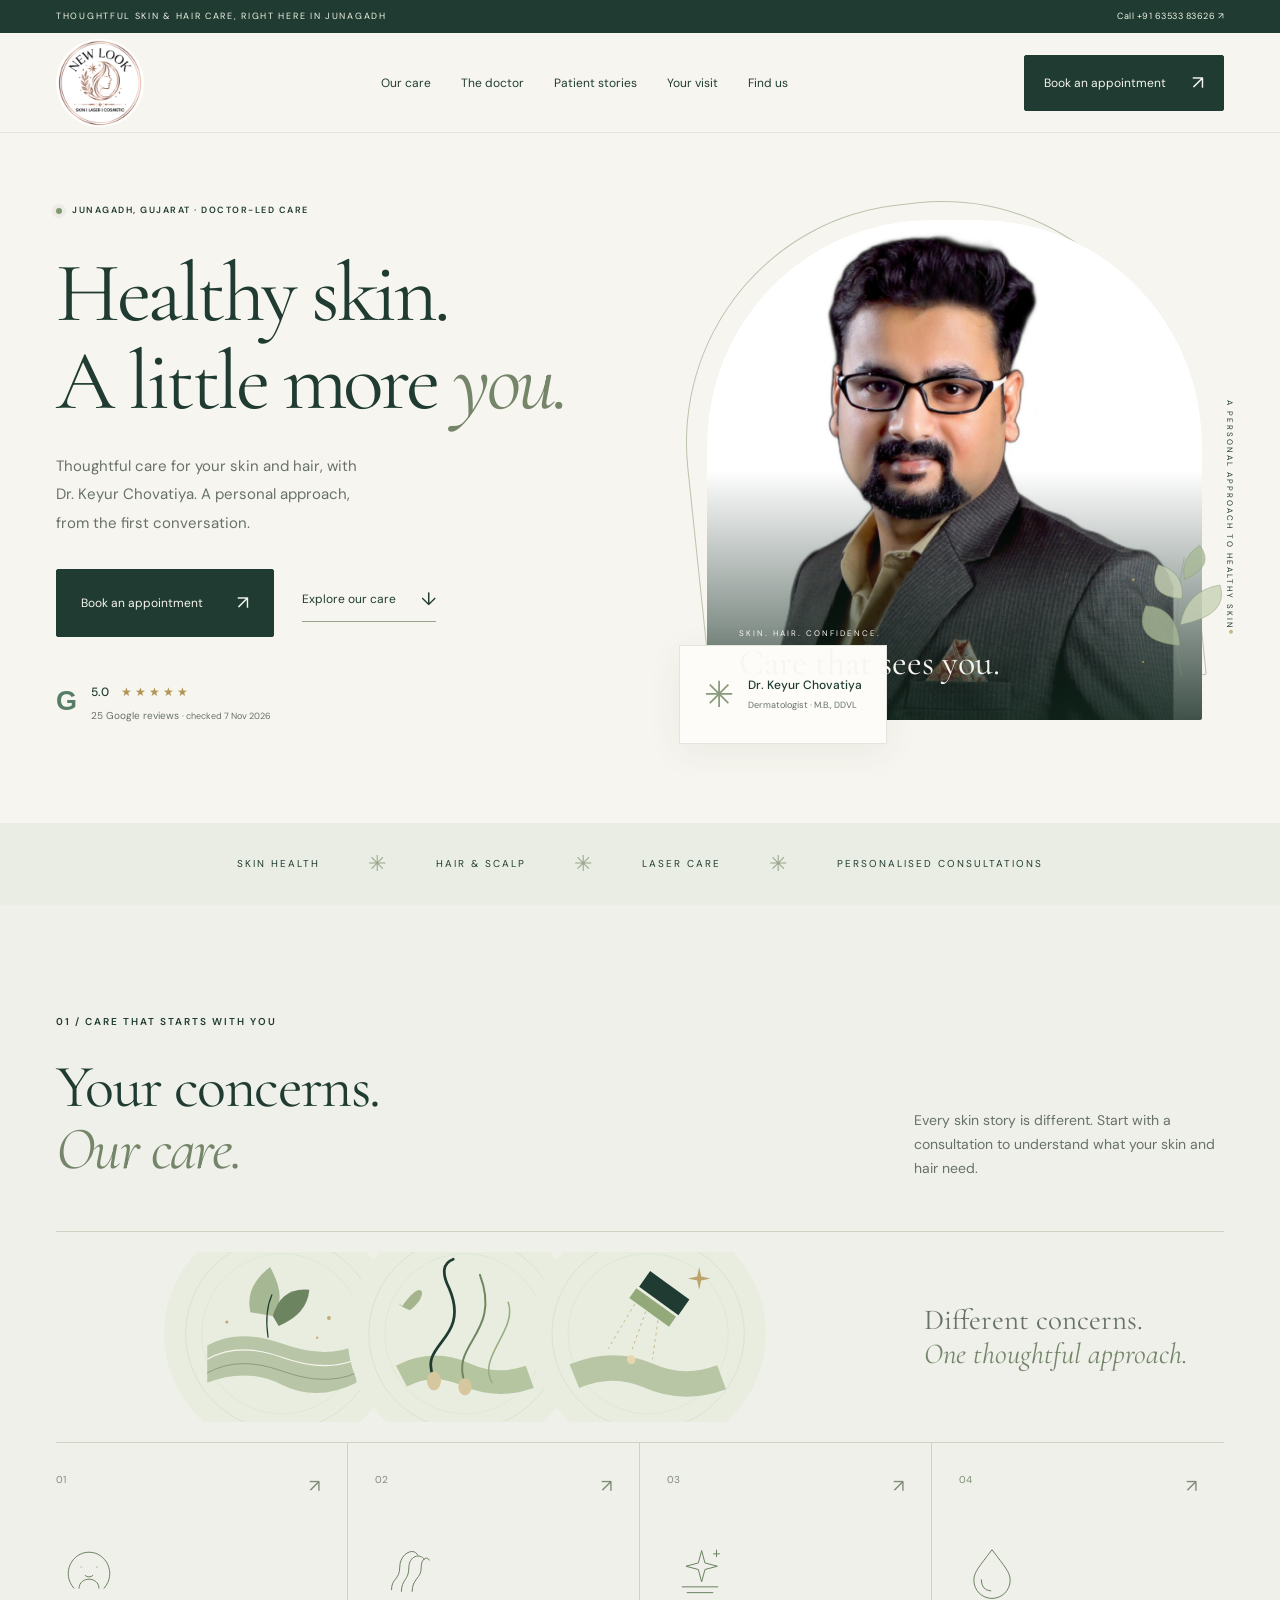
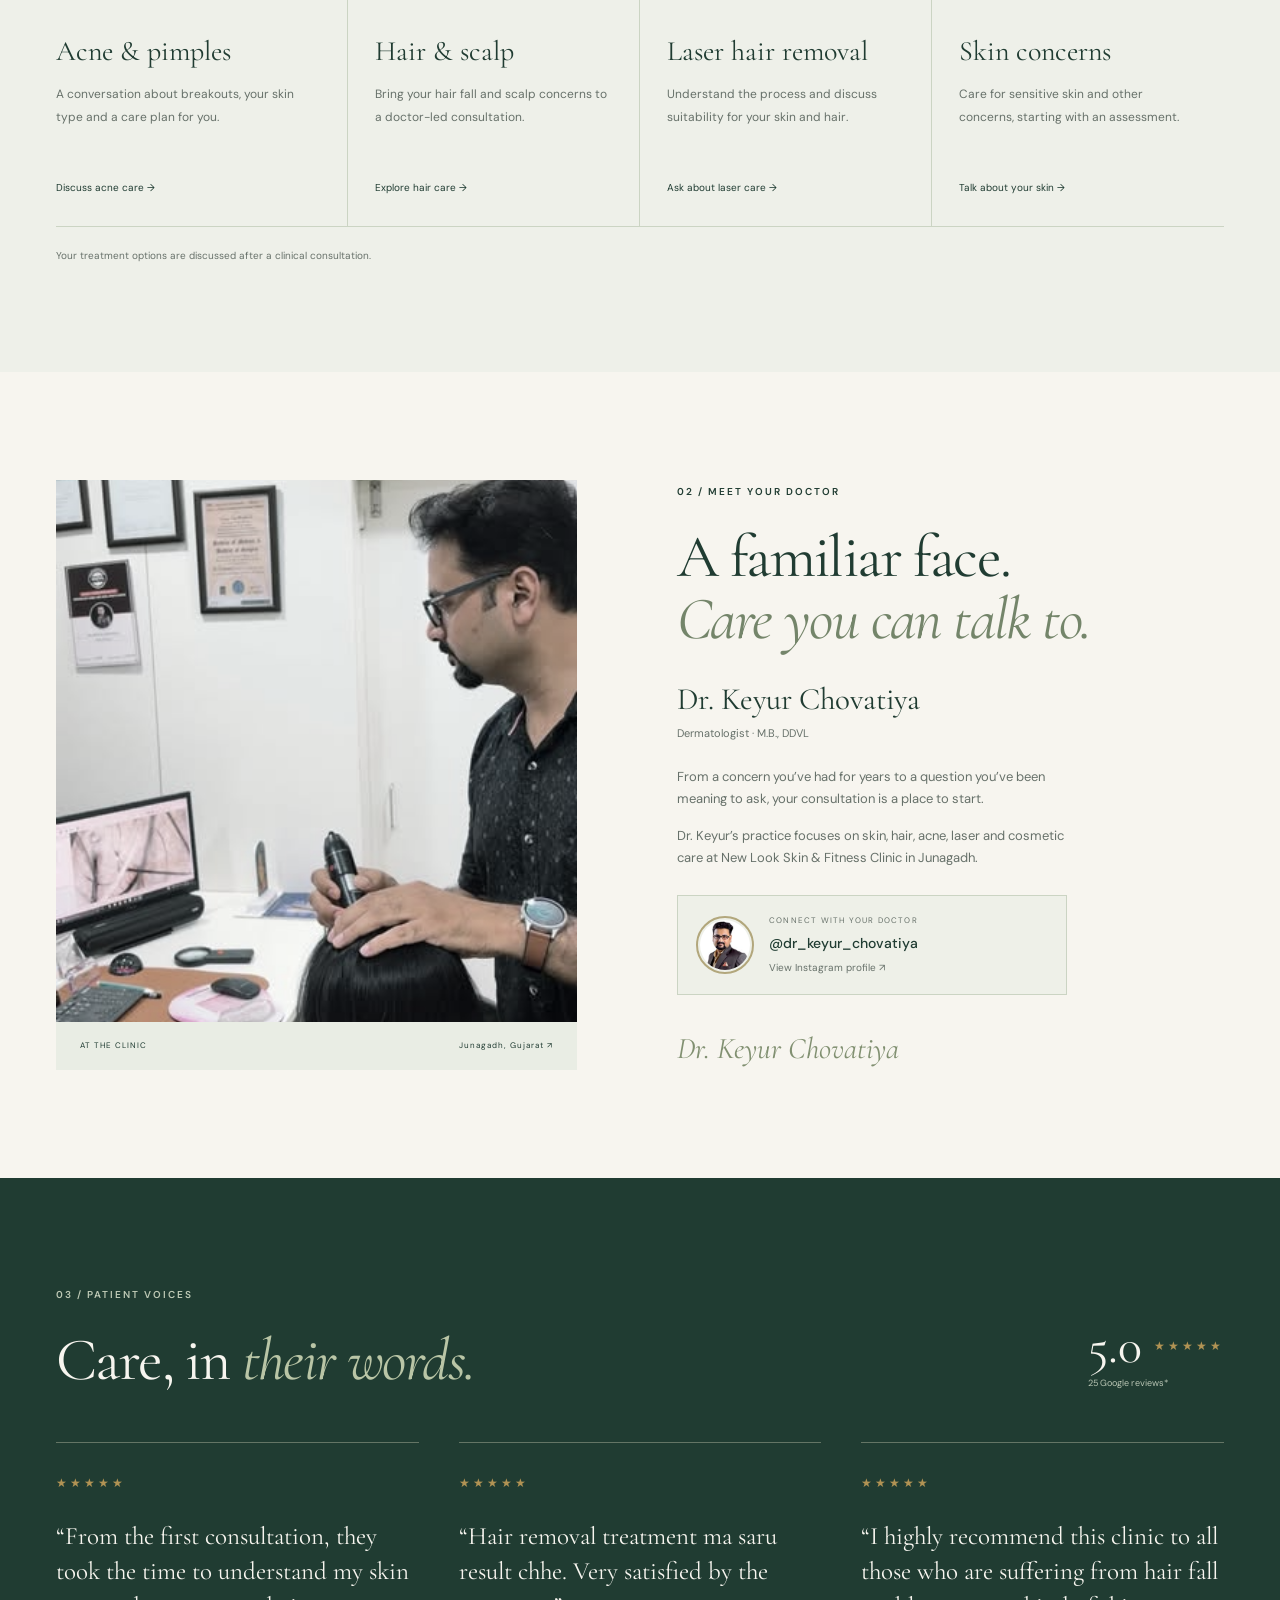
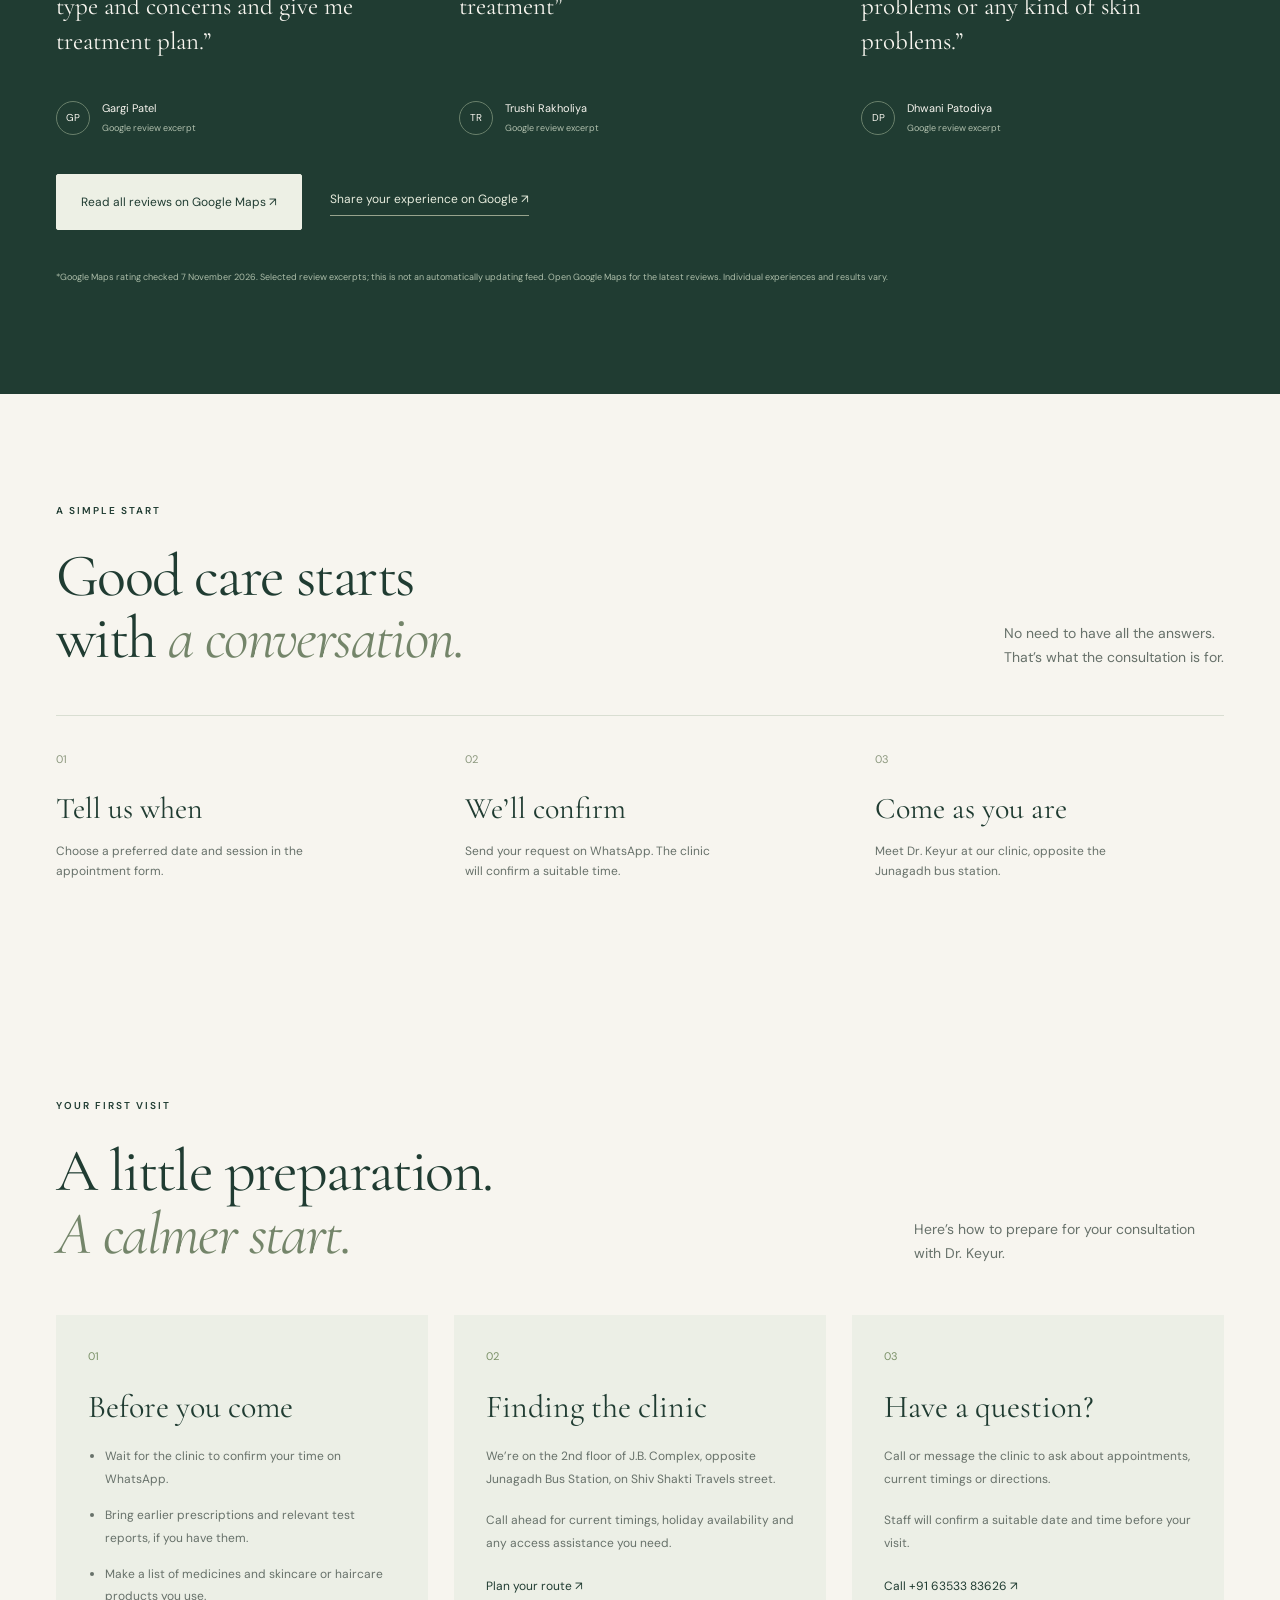
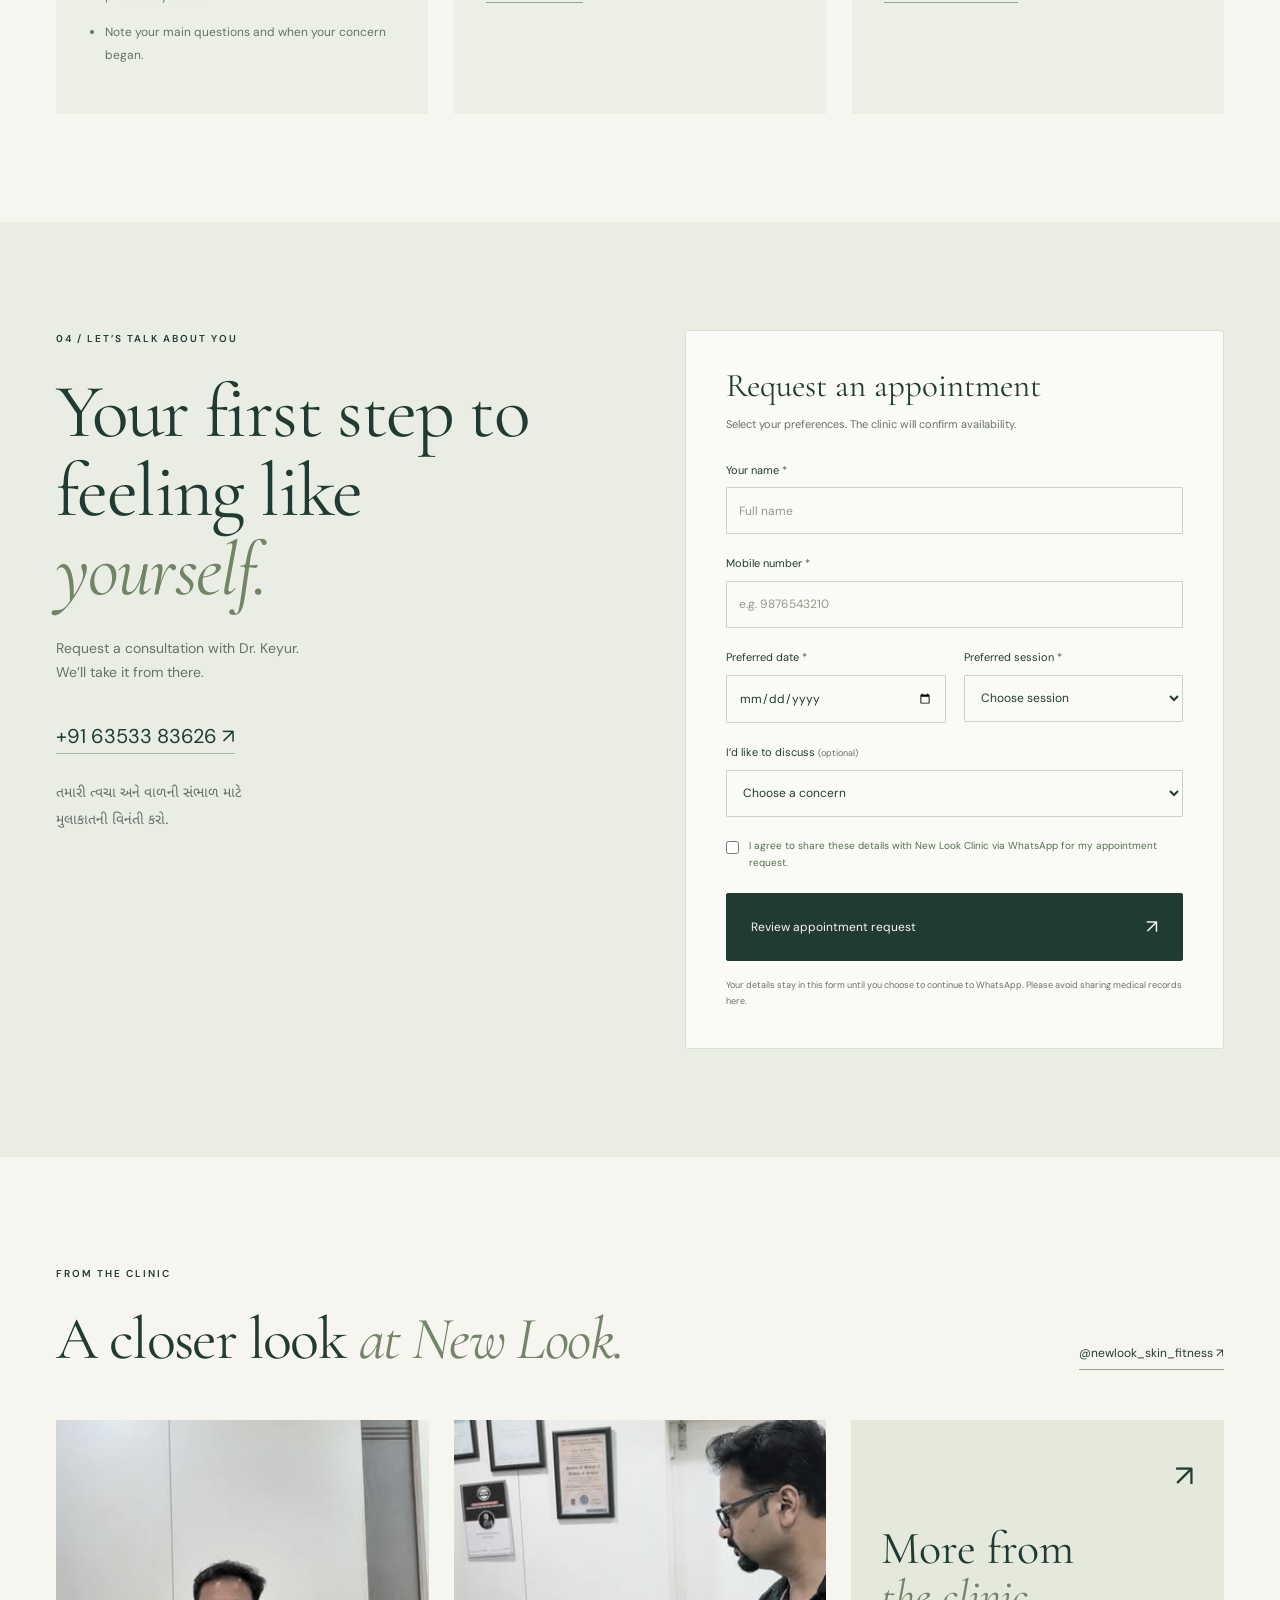
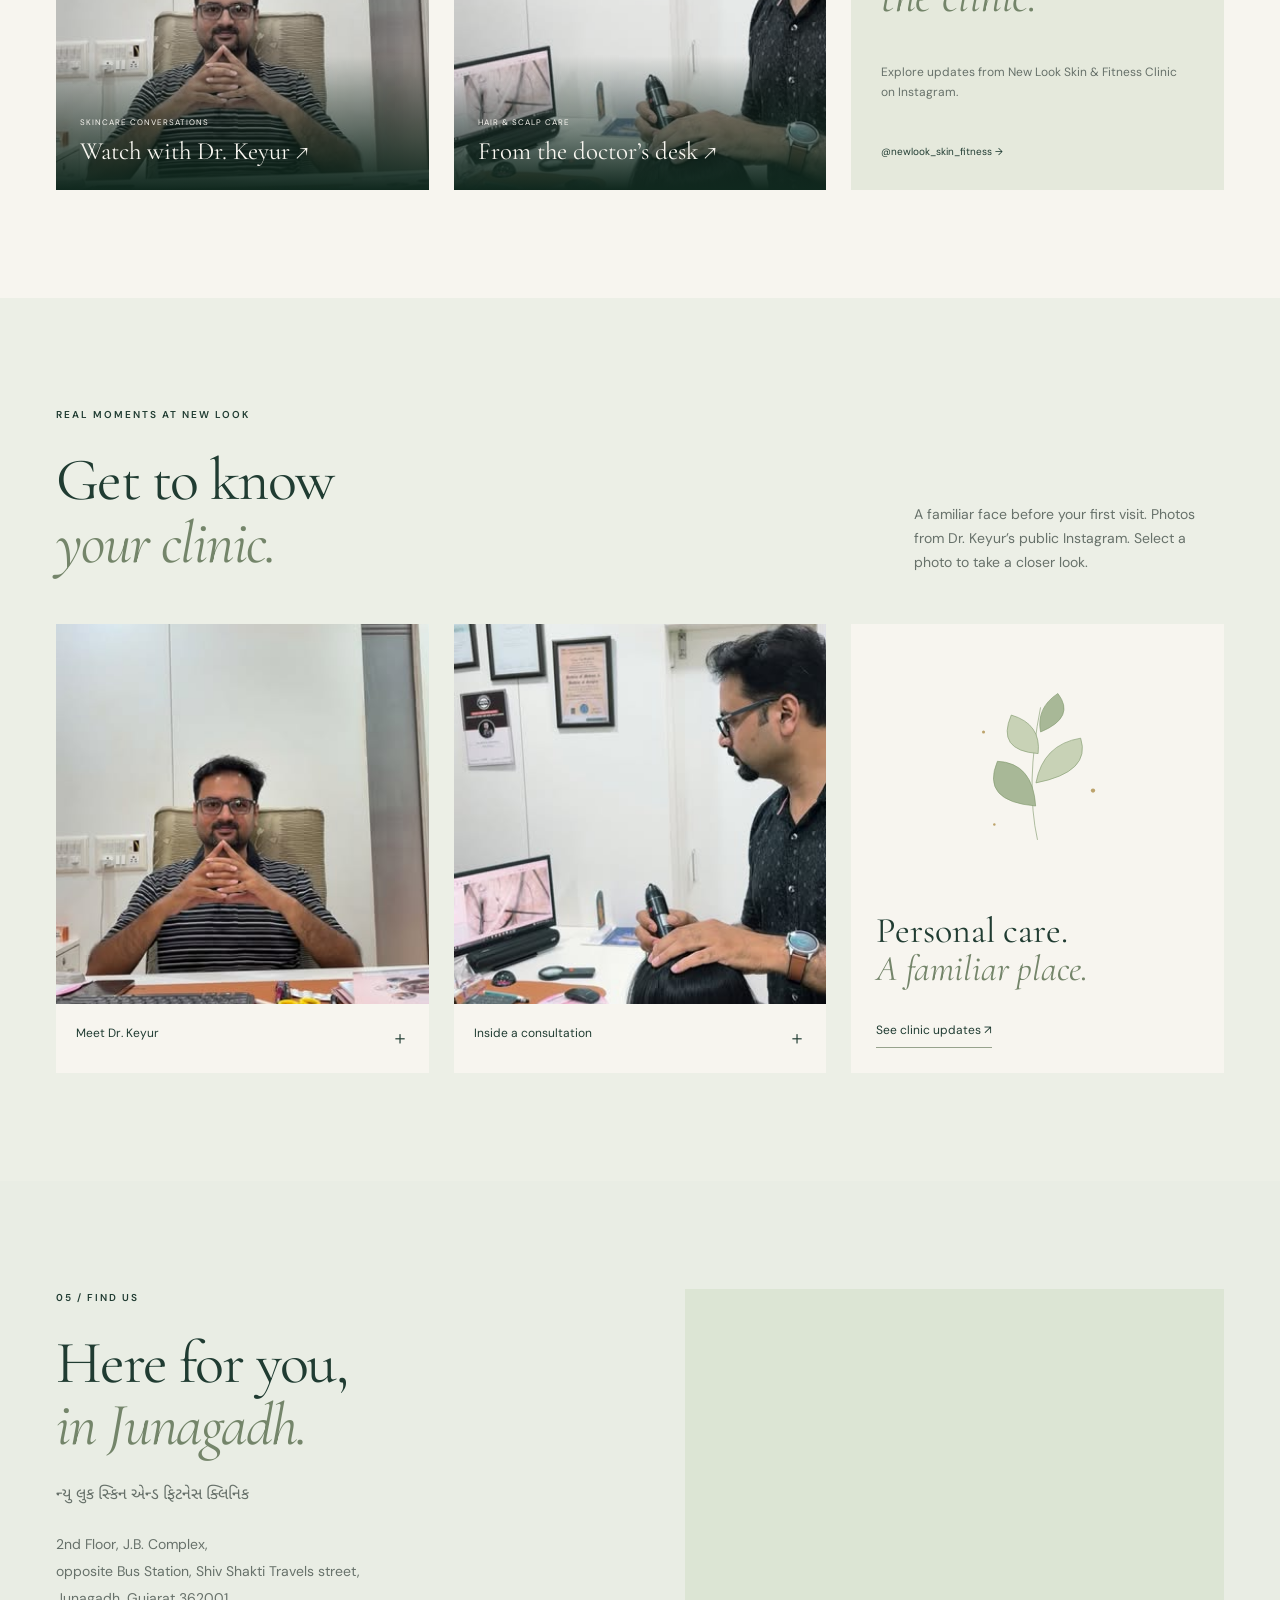
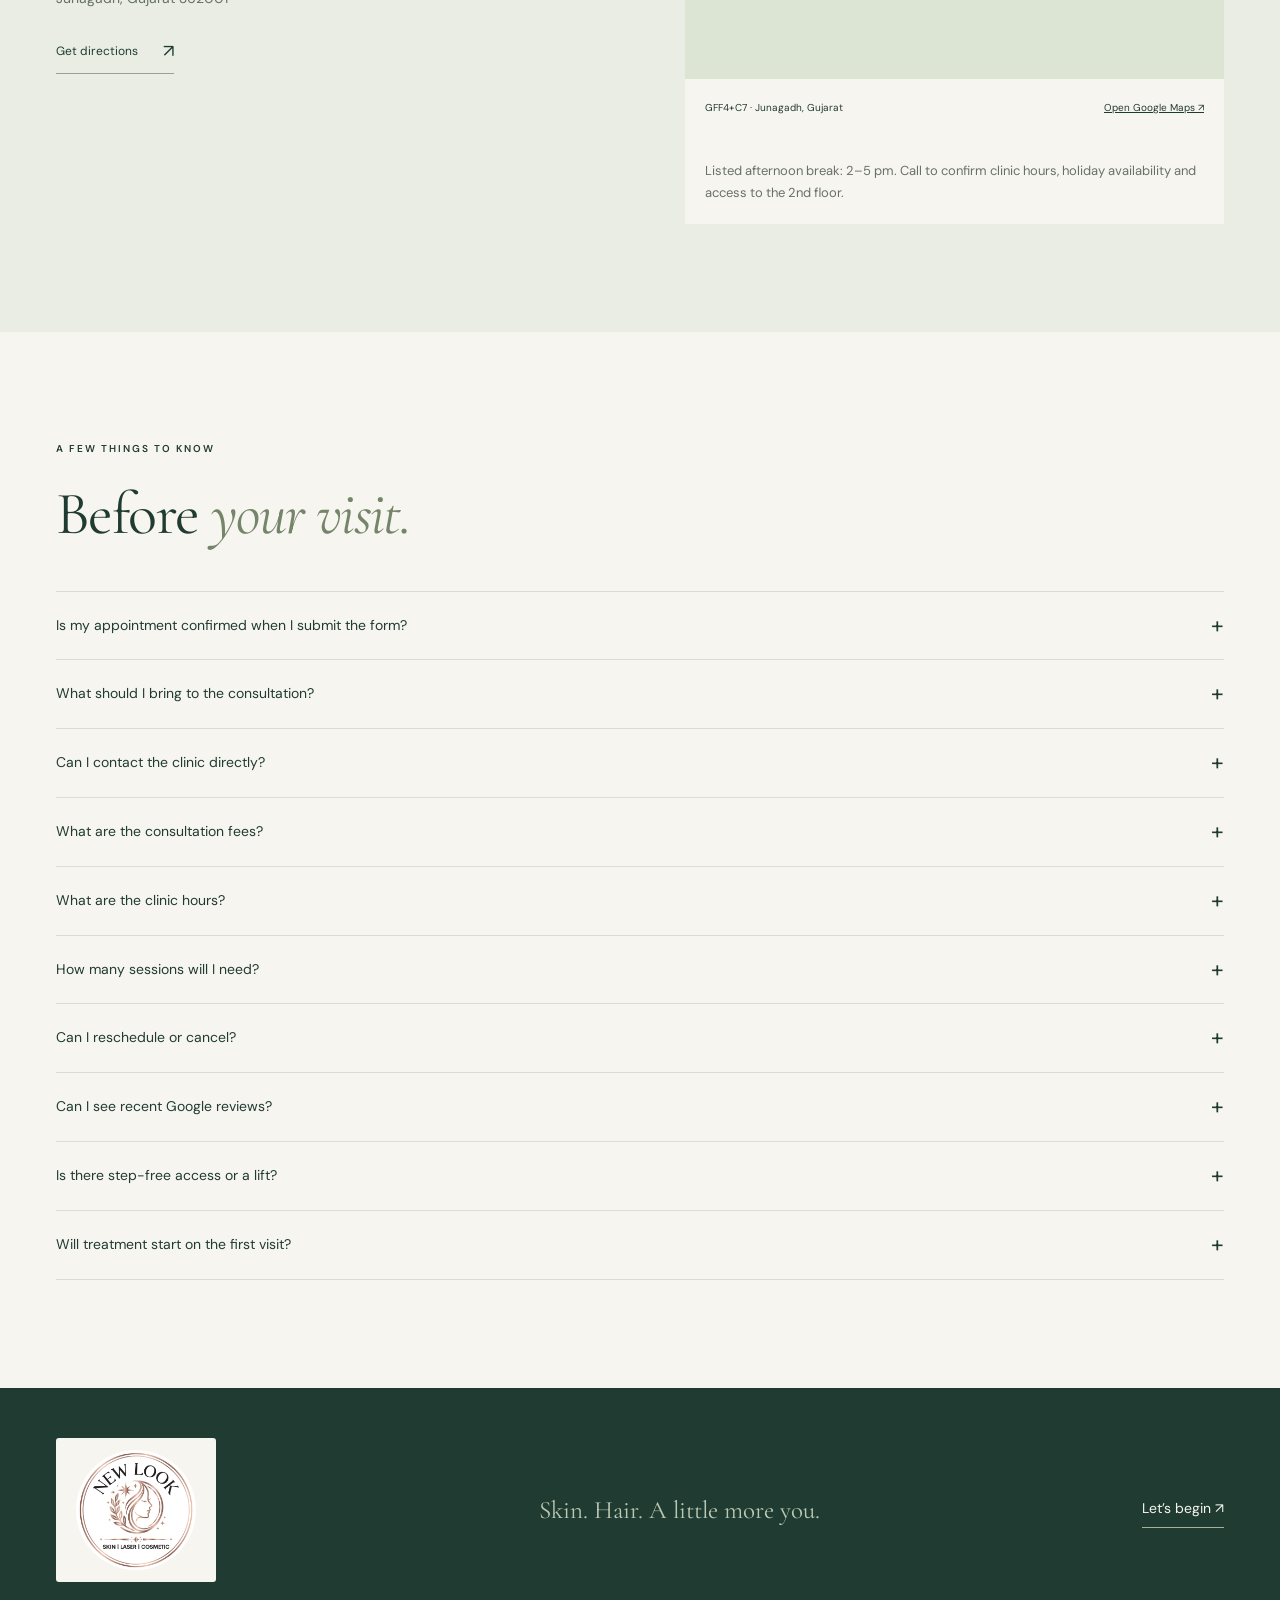
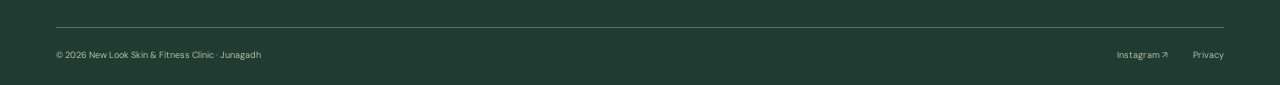
<file: index.html>
<!doctype html>
<html lang="en"><head><meta charset="UTF-8"><meta name="viewport" content="width=device-width,initial-scale=1"><meta name="theme-color" content="#203c32"><meta name="description" content="Skin and hair consultations with Dr. Keyur Chovatiya at New Look Skin &amp; Fitness Clinic, Junagadh. Request an appointment on WhatsApp."><title>New Look Skin &amp; Fitness Clinic, Junagadh | Dr. Keyur Chovatiya</title><link rel="preconnect" href="https://fonts.googleapis.com"><link rel="preconnect" href="https://fonts.gstatic.com" crossorigin><link href="https://fonts.googleapis.com/css2?family=Cormorant+Garamond:wght@400;500;600&family=DM+Sans:wght@400;500;600&family=Noto+Sans+Gujarati:wght@400;500;600&display=swap" rel="stylesheet"><link rel="stylesheet" href="style.css"><script src="app.js" defer></script>
<link rel="canonical" href="https://newlookhospital.in/">
<meta name="robots" content="index,follow,max-image-preview:large">
<meta property="og:type" content="website">
<meta property="og:locale" content="en_IN">
<meta property="og:site_name" content="New Look Skin &amp; Fitness Clinic">
<meta property="og:title" content="New Look Skin &amp; Fitness Clinic, Junagadh | Dr. Keyur Chovatiya">
<meta property="og:description" content="Skin and hair consultations with Dr. Keyur Chovatiya at New Look Skin &amp; Fitness Clinic, Junagadh. Request an appointment on WhatsApp.">
<meta property="og:url" content="https://newlookhospital.in/">
<meta property="og:image" content="https://newlookhospital.in/assets/dr-keyur-portrait.jpg">
<meta property="og:image:alt" content="Dr. Keyur Chovatiya, New Look Skin &amp; Fitness Clinic, Junagadh">
<meta name="twitter:card" content="summary_large_image">
<meta name="google-site-verification" content="eQ5n0GJLcQzespoRyDXj3ISIc-8vJjxBfFJSUmIq2R8">
<meta name="msvalidate.01" content="61B41C90AFBFB519B29520444D5AE166">
<script type="application/ld+json">{"@context":"https://schema.org","@graph":[{"@type":"WebPage","@id":"https://newlookhospital.in/#webpage","url":"https://newlookhospital.in/","name":"New Look Skin & Fitness Clinic, Junagadh | Dr. Keyur Chovatiya","description":"Skin and hair consultations with Dr. Keyur Chovatiya at New Look Skin & Fitness Clinic, Junagadh. Request an appointment on WhatsApp.","inLanguage":"en-IN","about":{"@id":"https://newlookhospital.in/#clinic"},"isPartOf":{"@id":"https://newlookhospital.in/#website"}},{"@type":"MedicalClinic","@id":"https://newlookhospital.in/#clinic","name":"New Look Skin & Fitness Clinic","alternateName":"ન્યુ લુક સ્કિન એન્ડ ફિટનેસ ક્લિનિક","url":"https://newlookhospital.in/","telephone":"+916353383626","image":"https://newlookhospital.in/assets/dr-keyur-portrait.jpg","logo":"https://newlookhospital.in/assets/newlook-logo-circular.jpeg","medicalSpecialty":"https://schema.org/Dermatology","address":{"@type":"PostalAddress","streetAddress":"2nd Floor, J.B. Complex, opposite Bus Station, Shiv Shakti Travels street","addressLocality":"Junagadh","addressRegion":"Gujarat","postalCode":"362001","addressCountry":"IN"},"geo":{"@type":"GeoCoordinates","latitude":21.523524,"longitude":70.4556837},"hasMap":"https://www.google.com/maps?cid=9313985092331159114","sameAs":["https://www.instagram.com/newlook_skin_fitness/"]},{"@type":"Physician","@id":"https://newlookhospital.in/#doctor","name":"Dr. Keyur Chovatiya","url":"https://newlookhospital.in/#doctor","image":"https://newlookhospital.in/assets/dr-keyur-portrait.jpg","medicalSpecialty":"https://schema.org/Dermatology","worksFor":{"@id":"https://newlookhospital.in/#clinic"},"sameAs":["https://www.instagram.com/dr_keyur_chovatiya/"]},{"@type":"WebSite","@id":"https://newlookhospital.in/#website","url":"https://newlookhospital.in/","name":"New Look Skin & Fitness Clinic","publisher":{"@id":"https://newlookhospital.in/#clinic"},"inLanguage":"en-IN"}]}</script>
</head>
<body><a class="skip" href="#main">Skip to content</a><div class="topline">THOUGHTFUL SKIN & HAIR CARE, RIGHT HERE IN JUNAGADH <span>Call <a href="tel:+916353383626">+91 63533 83626 ↗</a></span></div><header><a class="brand" href="#" aria-label="New Look home"><img class="clinic-logo" src="assets/newlook-logo-circular.jpeg" alt="New Look — Skin | Laser | Cosmetic" width="1600" height="900"></a><button class="menu" aria-label="Open menu" aria-expanded="false" aria-controls="navigation">Menu <span>☰</span></button><nav id="navigation" aria-label="Main navigation"><a href="#care">Our care</a><a href="#doctor">The doctor</a><a href="#stories">Patient stories</a><a href="#first-visit">Your visit</a><a href="#visit">Find us</a></nav><a class="button navbook" href="#appointment">Book an appointment <span>↗</span></a></header>
<main id="main"><section class="hero wrap"><div class="hero-copy"><p class="eyebrow"><span class="dot"></span> JUNAGADH, GUJARAT · DOCTOR-LED CARE</p><h1>Healthy skin.<br>A little more <em>you.</em></h1><p class="intro">Thoughtful care for your skin and hair, with<br class="desktop"> Dr. Keyur Chovatiya. A personal approach,<br class="desktop"> from the first conversation.</p><div class="hero-actions"><a class="button" href="#appointment">Book an appointment <span>↗</span></a><a class="text-link" href="#care">Explore our care <span>↓</span></a></div><a class="rating" href="https://www.google.com/maps?cid=9313985092331159114" target="_blank" rel="noopener noreferrer" aria-label="Read clinic reviews on Google Maps"><span class="google">G</span><div><b>5.0 <span class="stars">★★★★★</span></b><small>25 Google reviews <span>· checked 7 Nov 2026</span></small></div></a></div><div class="hero-visual"><img class="hero-botanical" src="assets/skin-bloom.svg" alt="" aria-hidden="true"><div class="orbit" aria-hidden="true"></div><div class="photo-frame"><img src="assets/dr-keyur-portrait.jpg" alt="Portrait of Dr. Keyur Chovatiya" width="1080" height="1080" fetchpriority="high"><div class="photo-label"><span>SKIN. HAIR. CONFIDENCE.</span><b>Care that sees you.</b></div></div><div class="doctor-badge"><span class="badge-cross">✳</span><div><b>Dr. Keyur Chovatiya</b><small>Dermatologist · M.B., DDVL</small></div></div><span class="side-note">A PERSONAL APPROACH TO HEALTHY SKIN</span></div></section>
<div class="care-strip"><span>SKIN HEALTH</span><i>✳</i><span>HAIR & SCALP</span><i>✳</i><span>LASER CARE</span><i>✳</i><span>PERSONALISED CONSULTATIONS</span></div>
<section id="care" class="care-section section"><div class="wrap"><div class="section-head reveal"><div><p class="eyebrow">01 / CARE THAT STARTS WITH YOU</p><h2>Your concerns.<br><em>Our care.</em></h2></div><p>Every skin story is different. Start with a consultation to understand what your skin and hair need.</p></div><div class="care-illustration reveal"><img src="assets/care-spectrum.svg" alt="Decorative skin, hair and light illustrations" loading="lazy"><p>Different concerns.<br><em>One thoughtful approach.</em></p></div><div class="care-grid"><a class="care-card reveal" href="treatments/acne.html"><span class="card-number">01 <span>↗</span></span><svg viewBox="0 0 80 80" aria-hidden="true"><path d="M22 60C6 42 19 16 40 16s34 26 18 44M28 60c0-15 24-15 24 0M30 34h1m18 0h1M35 44q5 4 10 0"/></svg><h3>Acne & pimples</h3><p>A conversation about breakouts, your skin type and a care plan for you.</p><span class="card-link">Discuss acne care →</span></a><a class="care-card reveal" href="treatments/hair-fall.html"><span class="card-number">02 <span>↗</span></span><svg viewBox="0 0 80 80" aria-hidden="true"><path d="M20 62c0-15 10-12 10-28S47 9 52 20M32 64c0-15 9-14 9-29s14-18 19-10M45 64c0-16 11-16 11-29s8-14 10-9"/></svg><h3>Hair & scalp</h3><p>Bring your hair fall and scalp concerns to a doctor-led consultation.</p><span class="card-link">Explore hair care →</span></a><a class="care-card reveal" href="treatments/laser-hair-removal.html"><span class="card-number">03 <span>↗</span></span><svg viewBox="0 0 80 80" aria-hidden="true"><path d="m42 14 4 15 15 4-15 4-4 15-4-15-15-4 15-4zM18 58h44M24 65h32M60 13v9m-4-4h8"/></svg><h3>Laser hair removal</h3><p>Understand the process and discuss suitability for your skin and hair.</p><span class="card-link">Ask about laser care →</span></a><a class="care-card reveal" href="treatments/skin-concerns.html"><span class="card-number">04 <span>↗</span></span><svg viewBox="0 0 80 80" aria-hidden="true"><path d="M40 13C25 33 18 40 18 50a22 22 0 0 0 44 0c0-10-7-17-22-37ZM27 49q0 13 12 14"/></svg><h3>Skin concerns</h3><p>Care for sensitive skin and other concerns, starting with an assessment.</p><span class="card-link">Talk about your skin →</span></a></div><p class="care-note">Your treatment options are discussed after a clinical consultation.</p></div></section>
<section id="doctor" class="doctor-section section wrap"><div class="doctor-image reveal"><img src="assets/hair-care.jpg" loading="lazy" alt="Dr. Keyur assessing a patient's scalp, from his educational Instagram reel"><div class="image-caption">AT THE CLINIC <span>Junagadh, Gujarat ↗</span></div></div><div class="doctor-copy reveal"><p class="eyebrow">02 / MEET YOUR DOCTOR</p><h2>A familiar face.<br><em>Care you can talk to.</em></h2><div class="doctor-name"><h3>Dr. Keyur Chovatiya</h3><p>Dermatologist · M.B., DDVL</p></div><p>From a concern you’ve had for years to a question you’ve been meaning to ask, your consultation is a place to start.</p><p>Dr. Keyur’s practice focuses on skin, hair, acne, laser and cosmetic care at New Look Skin & Fitness Clinic in Junagadh.</p><a class="instagram-profile" href="https://www.instagram.com/dr_keyur_chovatiya/" target="_blank" rel="noopener noreferrer" aria-label="Open Dr. Keyur Chovatiya Instagram profile, @dr_keyur_chovatiya"><img src="assets/profile.jpg" alt="Dr. Keyur Chovatiya Instagram profile photo" width="64" height="64" loading="lazy"><span><small>CONNECT WITH YOUR DOCTOR</small><b>@dr_keyur_chovatiya</b><span>View Instagram profile ↗</span></span></a><div class="signature">Dr. Keyur Chovatiya</div></div></section>
<section id="stories" class="stories section"><div class="wrap"><div class="section-head reveal"><div><p class="eyebrow">03 / PATIENT VOICES</p><h2>Care, in <em>their words.</em></h2></div><div class="review-score"><b>5.0</b><span class="stars">★★★★★</span><small>25 Google reviews*</small></div></div><div class="review-grid"><figure class="reveal"><span class="stars">★★★★★</span><blockquote>“From the first consultation, they took the time to understand my skin type and concerns and give me treatment plan.”</blockquote><figcaption><span class="avatar">GP</span><span>Gargi Patel<small>Google review excerpt</small></span></figcaption></figure><figure class="reveal"><span class="stars">★★★★★</span><blockquote>“Hair removal treatment ma saru result chhe. Very satisfied by the treatment”</blockquote><figcaption><span class="avatar">TR</span><span>Trushi Rakholiya<small>Google review excerpt</small></span></figcaption></figure><figure class="reveal"><span class="stars">★★★★★</span><blockquote>“I highly recommend this clinic to all those who are suffering from hair fall problems or any kind of skin problems.”</blockquote><figcaption><span class="avatar">DP</span><span>Dhwani Patodiya<small>Google review excerpt</small></span></figcaption></figure></div><div class="review-actions"><a class="button light-button" href="https://www.google.com/maps?cid=9313985092331159114" target="_blank" rel="noopener noreferrer">Read all reviews on Google Maps ↗</a><a class="text-link" href="https://www.google.com/maps?cid=9313985092331159114" target="_blank" rel="noopener noreferrer">Share your experience on Google ↗</a></div><p class="review-note">*Google Maps rating checked 7 November 2026. Selected review excerpts; this is not an automatically updating feed. Open Google Maps for the latest reviews. Individual experiences and results vary.</p></div></section>
<section class="journey section wrap"><p class="eyebrow reveal">A SIMPLE START</p><div class="section-head reveal"><h2>Good care starts<br>with <em>a conversation.</em></h2><p>No need to have all the answers.<br>That’s what the consultation is for.</p></div><div class="steps"><div class="reveal"><span>01</span><h3>Tell us when</h3><p>Choose a preferred date and session in the appointment form.</p></div><div class="reveal"><span>02</span><h3>We’ll confirm</h3><p>Send your request on WhatsApp. The clinic will confirm a suitable time.</p></div><div class="reveal"><span>03</span><h3>Come as you are</h3><p>Meet Dr. Keyur at our clinic, opposite the Junagadh bus station.</p></div></div></section>
<section id="first-visit" class="first-visit section wrap"><div class="section-head reveal"><div><p class="eyebrow">YOUR FIRST VISIT</p><h2>A little preparation.<br><em>A calmer start.</em></h2></div><p>Here’s how to prepare for your consultation with Dr. Keyur.</p></div><div class="guide-grid"><article class="guide-card reveal"><span class="guide-icon">01</span><h3>Before you come</h3><ul><li>Wait for the clinic to confirm your time on WhatsApp.</li><li>Bring earlier prescriptions and relevant test reports, if you have them.</li><li>Make a list of medicines and skincare or haircare products you use.</li><li>Note your main questions and when your concern began.</li></ul></article><article class="guide-card reveal"><span class="guide-icon">02</span><h3>Finding the clinic</h3><p>We’re on the 2nd floor of J.B. Complex, opposite Junagadh Bus Station, on Shiv Shakti Travels street.</p><p>Call ahead for current timings, holiday availability and any access assistance you need.</p><a class="text-link" href="https://www.google.com/maps/dir/?api=1&destination=21.523524%2C70.4556837" target="_blank" rel="noopener noreferrer">Plan your route ↗</a></article><article class="guide-card reveal"><span class="guide-icon">03</span><h3>Have a question?</h3><p>Call or message the clinic to ask about appointments, current timings or directions.</p><p>Staff will confirm a suitable date and time before your visit.</p><a class="text-link" href="tel:+916353383626">Call +91 63533 83626 ↗</a></article></div></section>
<section id="appointment" class="booking section"><div class="wrap booking-grid"><div class="reveal"><p class="eyebrow">04 / LET’S TALK ABOUT YOU</p><h2>Your first step to<br>feeling like<br><em>yourself.</em></h2><p>Request a consultation with Dr. Keyur.<br>We’ll take it from there.</p><a class="phone-link" href="tel:+916353383626">+91 63533 83626 ↗</a><p class="booking-gujarati" lang="gu">તમારી ત્વચા અને વાળની સંભાળ માટે<br>મુલાકાતની વિનંતી કરો.</p></div><form id="booking-form" class="booking-form reveal"><h3>Request an appointment</h3><p class="form-note">Select your preferences. The clinic will confirm availability.</p><label for="name">Your name <span>*</span></label><input id="name" name="name" autocomplete="name" required maxlength="80" placeholder="Full name"><label for="phone">Mobile number <span>*</span></label><input id="phone" name="phone" type="tel" autocomplete="tel" inputmode="tel" required pattern="(?:\+91(?: |-)?)?[6-9][0-9]{9}" title="Enter a 10-digit Indian mobile number, optionally starting with +91" placeholder="e.g. 9876543210"><div class="form-row"><div><label for="date">Preferred date <span>*</span></label><input id="date" name="date" type="date" required></div><div><label for="session">Preferred session <span>*</span></label><select id="session" name="session" required><option value="">Choose session</option><option>Morning</option><option>Evening (after 5 pm)</option><option>Any available session</option></select></div></div><label for="care-select">I’d like to discuss <span class="optional">(optional)</span></label><select id="care-select" name="care"><option value="">Choose a concern</option><option>Acne & pimples</option><option>Hair & scalp</option><option>Laser hair removal</option><option>Skin concerns</option><option>General consultation</option></select><label class="consent"><input id="consent" type="checkbox" required><span>I agree to share these details with New Look Clinic via WhatsApp for my appointment request.</span></label><button class="button" type="submit">Review appointment request <span>↗</span></button><p class="privacy">Your details stay in this form until you choose to continue to WhatsApp. Please avoid sharing medical records here.</p><noscript><p>To request an appointment, please call <a href="tel:+916353383626">+91 63533 83626</a>.</p></noscript></form></div></section>
<section class="social section wrap"><div class="section-head reveal"><div><p class="eyebrow">FROM THE CLINIC</p><h2>A closer look <em>at New Look.</em></h2></div><a class="text-link" href="https://www.instagram.com/newlook_skin_fitness/" target="_blank" rel="noopener noreferrer">@newlook_skin_fitness ↗</a></div><div class="social-grid"><a class="social-card reveal" href="https://www.instagram.com/dr_keyur_chovatiya/reel/DfJia67MQng/" target="_blank" rel="noopener noreferrer"><img src="assets/dr-keyur.jpg" loading="lazy" alt="Dr. Keyur sharing skincare advice on Instagram"><span>SKINCARE CONVERSATIONS <b>Watch with Dr. Keyur ↗</b></span></a><a class="social-card reveal" href="https://www.instagram.com/dr_keyur_chovatiya/reel/DdRVUldOnAt/" target="_blank" rel="noopener noreferrer"><img src="assets/hair-care.jpg" loading="lazy" alt="A hair and scalp assessment featured on Dr. Keyur's Instagram"><span>HAIR & SCALP CARE <b>From the doctor’s desk ↗</b></span></a><a class="social-text reveal" href="https://www.instagram.com/newlook_skin_fitness/" target="_blank" rel="noopener noreferrer"><span class="social-symbol">↗</span><h3>More from<br><em>the clinic.</em></h3><p>Explore updates from New Look Skin & Fitness Clinic on Instagram.</p><span>@newlook_skin_fitness →</span></a></div></section>
<section id="gallery" class="gallery section"><div class="wrap"><div class="section-head reveal"><div><p class="eyebrow">REAL MOMENTS AT NEW LOOK</p><h2>Get to know<br><em>your clinic.</em></h2></div><p>A familiar face before your first visit. Photos from Dr. Keyur’s public Instagram. Select a photo to take a closer look.</p></div><div class="gallery-grid"><button class="gallery-tile reveal" data-gallery="assets/dr-keyur.jpg" data-caption="Dr. Keyur Chovatiya at his consultation desk · Source: @dr_keyur_chovatiya"><img src="assets/dr-keyur.jpg" alt="Dr. Keyur at his clinic consultation desk" loading="lazy"><span>Meet Dr. Keyur <b>＋</b></span></button><button class="gallery-tile reveal" data-gallery="assets/hair-care.jpg" data-caption="A hair and scalp consultation featured in Dr. Keyur’s Instagram reel · Source: @dr_keyur_chovatiya"><img src="assets/hair-care.jpg" alt="Dr. Keyur assessing a patient’s scalp in the clinic" loading="lazy"><span>Inside a consultation <b>＋</b></span></button><div class="gallery-graphic reveal"><img src="assets/skin-bloom.svg" alt="Decorative botanical illustration with layered organic shapes" loading="lazy"><h3>Personal care.<br><em>A familiar place.</em></h3><a class="text-link" href="https://www.instagram.com/newlook_skin_fitness/" target="_blank" rel="noopener noreferrer">See clinic updates ↗</a></div></div></div></section>
<section id="visit" class="visit section"><div class="wrap visit-grid"><div class="reveal"><p class="eyebrow">05 / FIND US</p><h2>Here for you,<br><em>in Junagadh.</em></h2><p lang="gu">ન્યુ લુક સ્કિન એન્ડ ફિટનેસ ક્લિનિક</p><address>2nd Floor, J.B. Complex,<br>opposite Bus Station, Shiv Shakti Travels street,<br>Junagadh, Gujarat 362001</address><a class="text-link" href="https://www.google.com/maps/dir/?api=1&destination=21.523524%2C70.4556837" target="_blank" rel="noopener noreferrer">Get directions <span>↗</span></a></div><div class="map-card reveal"><iframe title="New Look Skin and Fitness Clinic location on Google Maps" src="https://maps.google.com/maps?cid=9313985092331159114&amp;output=embed" width="600" height="390" loading="lazy" referrerpolicy="no-referrer-when-downgrade" allowfullscreen></iframe><div class="map-footer"><span>GFF4+C7 · Junagadh, Gujarat</span><a href="https://www.google.com/maps?cid=9313985092331159114" target="_blank" rel="noopener noreferrer">Open Google Maps ↗</a></div><p>Listed afternoon break: 2–5 pm. Call to confirm clinic hours, holiday availability and access to the 2nd floor.</p></div></div></section>
<section class="faq section wrap"><p class="eyebrow">A FEW THINGS TO KNOW</p><h2>Before <em>your visit.</em></h2><details><summary>Is my appointment confirmed when I submit the form?<span>+</span></summary><p>No. The form prepares a WhatsApp request. Please send it in WhatsApp and wait for the clinic to confirm your appointment date and time.</p></details><details><summary>What should I bring to the consultation?<span>+</span></summary><p>If available, bring previous prescriptions and a list of products or medicines you currently use. The clinic can advise you on anything else needed when confirming your visit.</p></details><details><summary>Can I contact the clinic directly?<span>+</span></summary><p>Yes. Call <a href="tel:+916353383626">+91 63533 83626</a> to ask about appointments, timings and directions.</p></details><details><summary>What are the consultation fees?<span>+</span></summary><p>Contact the clinic on +91 63533 83626 for current consultation fees and any treatment costs. A treatment plan and costs should be discussed before you decide to proceed.</p></details><details><summary>What are the clinic hours?<span>+</span></summary><p>The Google Maps information lists an afternoon break from 2 pm to 5 pm. Please call the clinic to confirm the full schedule, holiday opening and your appointment time.</p></details><details><summary>How many sessions will I need?<span>+</span></summary><p>It depends on your concern, clinical assessment and the treatment discussed. Dr. Keyur will explain a suitable plan and next steps during your consultation. Results and timelines vary.</p></details><details><summary>Can I reschedule or cancel?<span>+</span></summary><p>Contact the clinic on WhatsApp or call +91 63533 83626 as soon as possible. The clinic must confirm any new time.</p></details><details><summary>Can I see recent Google reviews?<span>+</span></summary><p>Yes. Use “Read all reviews on Google Maps” in the patient stories section. The selected reviews on this website are excerpts; Google Maps shows the latest listing.</p></details><details><summary>Is there step-free access or a lift?<span>+</span></summary><p>The clinic is on the 2nd floor. Please call before visiting to check lift access, step-free access or any assistance you may need.</p></details><details><summary>Will treatment start on the first visit?<span>+</span></summary><p>Your first visit starts with a consultation. If a procedure is appropriate, the doctor will discuss suitability, preparation, risks and timing. A procedure is not guaranteed on the day of your first appointment.</p></details></section></main>
<footer><div class="wrap footer-top"><a class="brand" href="#"><img class="clinic-logo" src="assets/newlook-logo-circular.jpeg" alt="New Look — Skin | Laser | Cosmetic" width="1600" height="900"></a><p>Skin. Hair. A little more you.</p><a href="#appointment">Let’s begin ↗</a></div><div class="wrap footer-bottom"><span>© <span id="year">2026</span> New Look Skin & Fitness Clinic · Junagadh</span><a href="https://www.instagram.com/newlook_skin_fitness/" target="_blank" rel="noopener noreferrer">Instagram ↗</a><button id="privacy-button">Privacy</button></div></footer><a class="floating-book" href="#appointment">Book a consultation ↗</a>
<dialog id="gallery-dialog" aria-label="Clinic photo viewer"><button class="dialog-close" aria-label="Close photo">×</button><img id="gallery-image" alt=""><p id="gallery-caption"></p></dialog>
<dialog id="review-dialog" aria-labelledby="review-title"><button class="dialog-close" aria-label="Close appointment review">×</button><p class="eyebrow">ONE LAST LOOK</p><h2 id="review-title">Your appointment<br><em>request.</em></h2><dl id="request-summary"></dl><p>Continue to WhatsApp, then tap Send. The clinic will confirm your appointment. Your preferred session is a request, not a reserved slot.</p><a id="whatsapp-link" class="button" target="_blank" rel="noopener noreferrer">Continue to WhatsApp ↗</a><button class="edit-request">Edit details</button><p id="request-status" role="status"></p></dialog>
<dialog id="privacy-dialog" aria-labelledby="privacy-title"><button class="dialog-close" aria-label="Close privacy information">×</button><h2 id="privacy-title">Your privacy.</h2><p>This static website does not store appointment details or send them to a server. The form prepares a message only when you request it. If you continue to WhatsApp, the details you entered are included in the WhatsApp link and will be handled by WhatsApp and the clinic. You choose whether to send the message.</p><p>Photos and linked content are sourced from the clinic’s and Dr. Keyur’s public Instagram profiles. Google Fonts supplies the website’s typefaces. The embedded Google Map connects to Google when loaded. External links follow their respective providers’ privacy policies.</p><p>Contact the clinic at <a href="tel:+916353383626">+91 63533 83626</a> for appointment questions.</p></dialog>
</body></html>
</file>
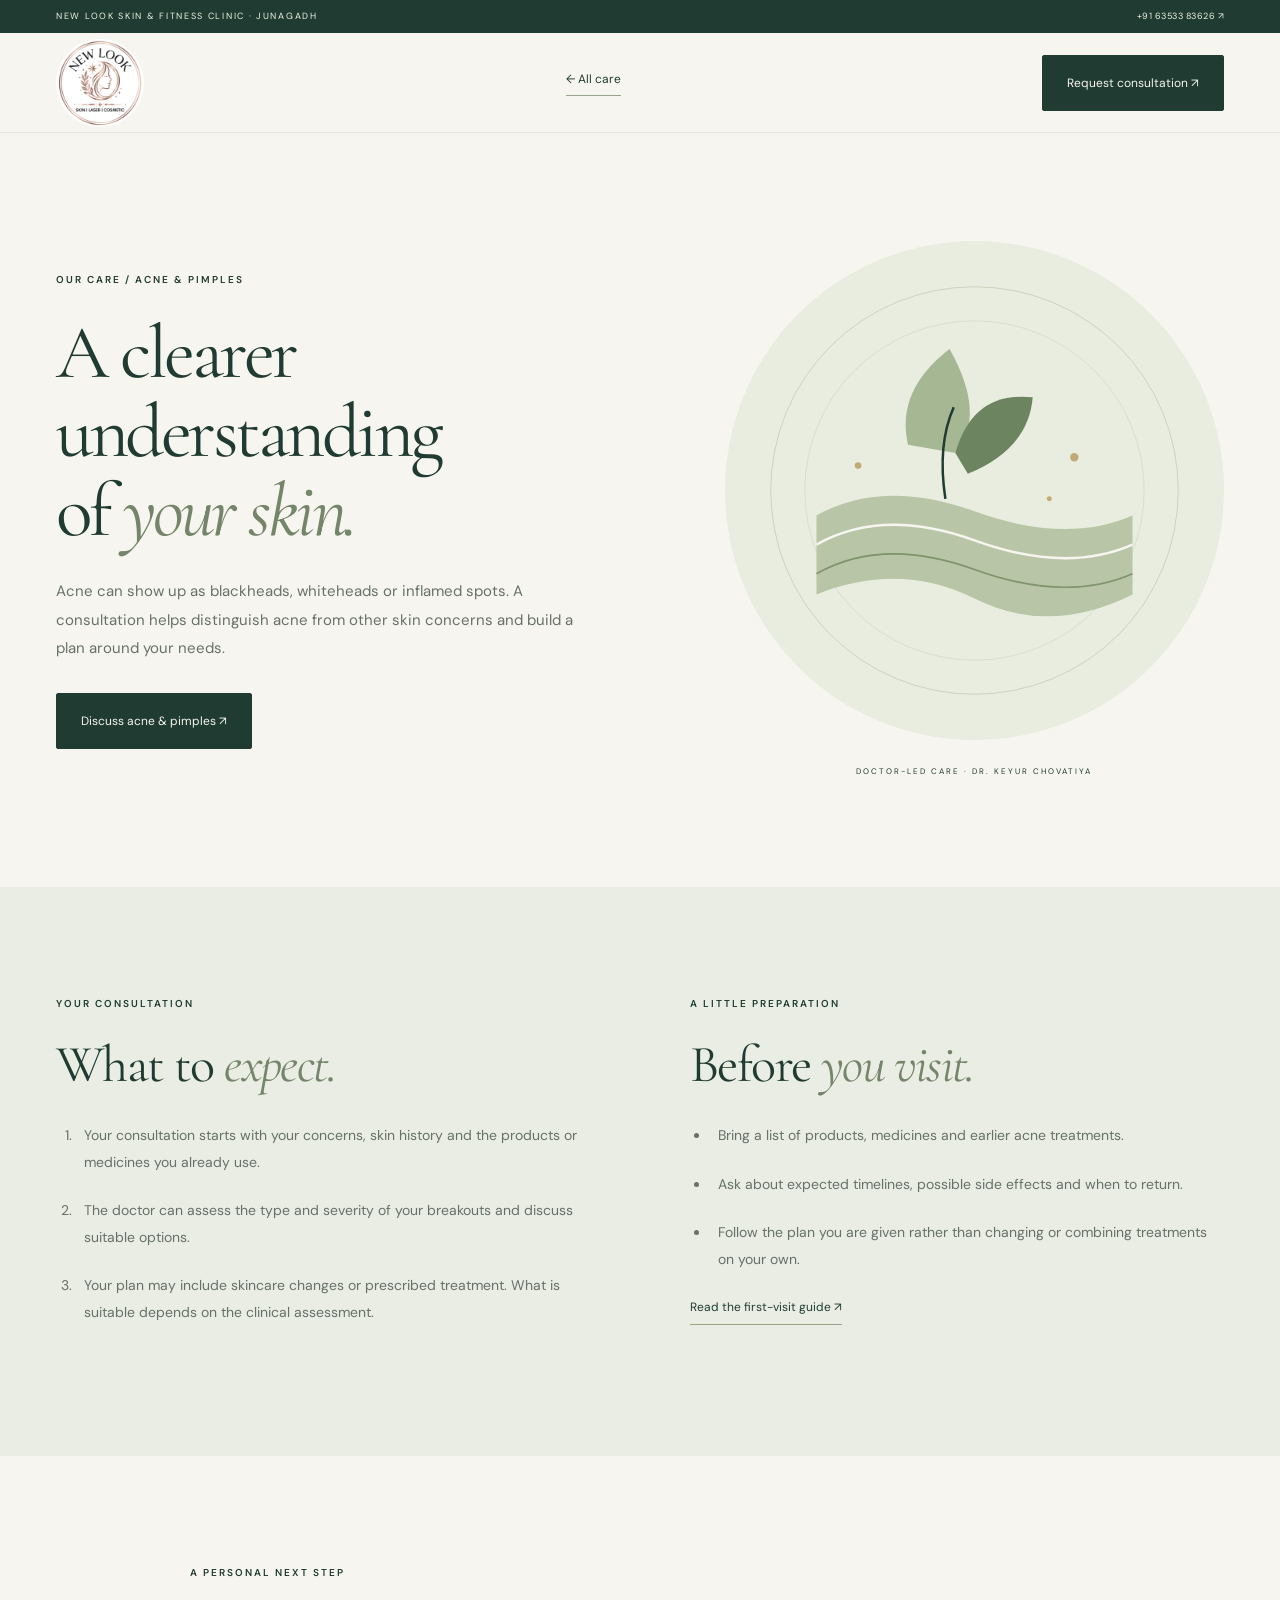
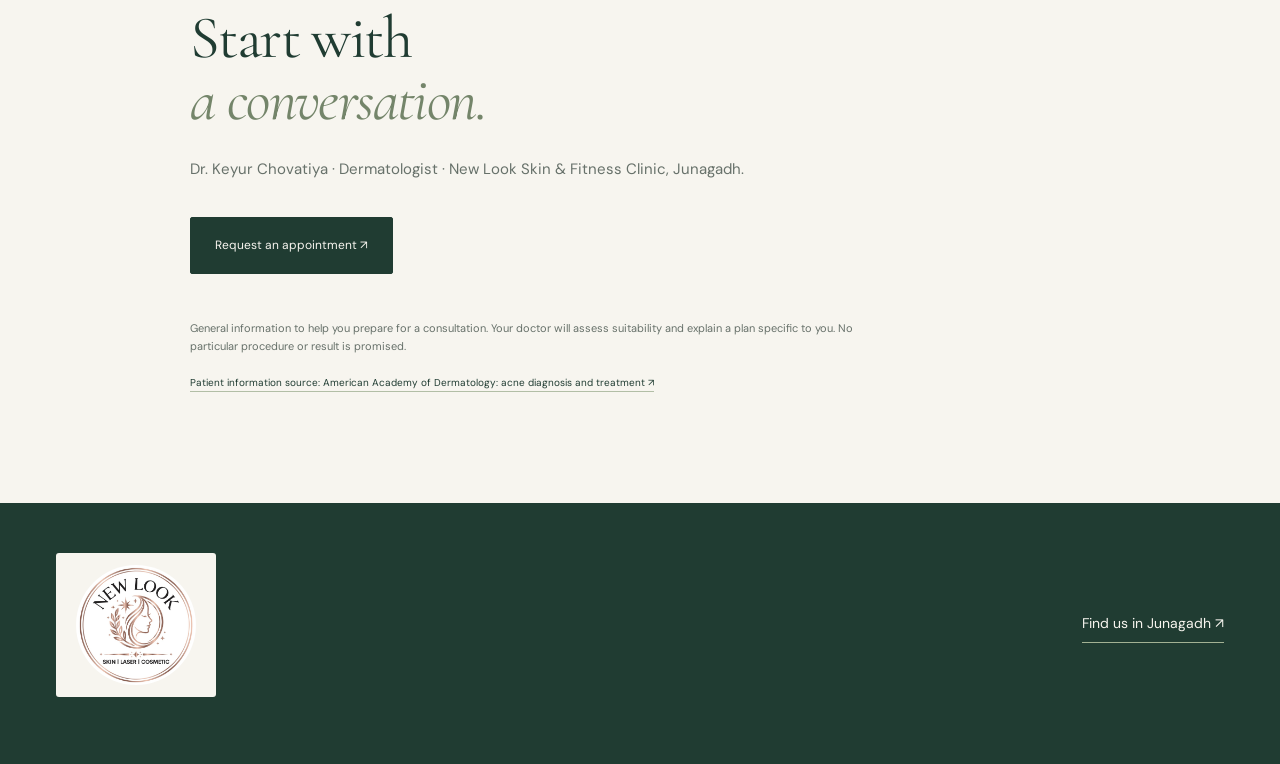
<file: treatments/acne.html>
<!doctype html><html lang="en"><head><meta charset="UTF-8"><meta name="viewport" content="width=device-width,initial-scale=1"><meta name="theme-color" content="#203c32"><title>Acne &amp; Pimple Consultation in Junagadh | New Look Clinic</title><meta name="description" content="Discuss acne and pimples with Dr. Keyur Chovatiya at New Look Clinic, Junagadh. Learn what to expect and how to prepare for your consultation."><link rel="preconnect" href="https://fonts.googleapis.com"><link href="https://fonts.googleapis.com/css2?family=Cormorant+Garamond:wght@400;500;600&family=DM+Sans:wght@400;500;600&family=Noto+Sans+Gujarati:wght@400;500;600&display=swap" rel="stylesheet"><link rel="stylesheet" href="../style.css">
<link rel="canonical" href="https://newlookhospital.in/treatments/acne.html">
<meta name="robots" content="index,follow,max-image-preview:large">
<meta property="og:type" content="website">
<meta property="og:locale" content="en_IN">
<meta property="og:site_name" content="New Look Skin &amp; Fitness Clinic">
<meta property="og:title" content="Acne &amp; Pimple Consultation in Junagadh | New Look Clinic">
<meta property="og:description" content="Discuss acne and pimples with Dr. Keyur Chovatiya at New Look Clinic, Junagadh. Learn what to expect and how to prepare for your consultation.">
<meta property="og:url" content="https://newlookhospital.in/treatments/acne.html">
<meta property="og:image" content="https://newlookhospital.in/assets/dr-keyur-portrait.jpg">
<meta property="og:image:alt" content="Dr. Keyur Chovatiya, New Look Skin &amp; Fitness Clinic, Junagadh">
<meta name="twitter:card" content="summary_large_image">
<script type="application/ld+json">{"@context":"https://schema.org","@graph":[{"@type":"WebPage","@id":"https://newlookhospital.in/treatments/acne.html#webpage","url":"https://newlookhospital.in/treatments/acne.html","name":"Acne & Pimple Consultation in Junagadh | New Look Clinic","description":"Discuss acne and pimples with Dr. Keyur Chovatiya at New Look Clinic, Junagadh. Learn what to expect and how to prepare for your consultation.","inLanguage":"en-IN","about":{"@id":"https://newlookhospital.in/#clinic"},"isPartOf":{"@id":"https://newlookhospital.in/#website"}},{"@type":"BreadcrumbList","itemListElement":[{"@type":"ListItem","position":1,"name":"Home","item":"https://newlookhospital.in/"},{"@type":"ListItem","position":2,"name":"Acne & pimples","item":"https://newlookhospital.in/treatments/acne.html"}]}]}</script>
</head><body><a class="skip" href="#main">Skip to content</a><div class="topline">NEW LOOK SKIN & FITNESS CLINIC · JUNAGADH<span><a href="tel:+916353383626">+91 63533 83626 ↗</a></span></div><header><a class="brand" href="../index.html"><img class="clinic-logo" src="../assets/newlook-logo-circular.jpeg" alt="New Look — Skin | Laser | Cosmetic" width="1600" height="900"></a><a class="text-link" href="../index.html#care">← All care</a><a class="button treatment-book" href="../index.html?care=acne#appointment">Request consultation ↗</a></header><main id="main"><section class="treatment-hero section wrap"><div><p class="eyebrow">OUR CARE / ACNE & PIMPLES</p><h1>A clearer understanding<br>of <em>your skin.</em></h1><p class="intro">Acne can show up as blackheads, whiteheads or inflamed spots. A consultation helps distinguish acne from other skin concerns and build a plan around your needs.</p><a class="button" href="../index.html?care=acne#appointment">Discuss acne & pimples ↗</a></div><div class="treatment-visual"><img src="../assets/skin-care.svg" alt="Abstract illustration inspired by acne & pimples"><span>DOCTOR-LED CARE · DR. KEYUR CHOVATIYA</span></div></section><section class="treatment-content section"><div class="wrap treatment-columns"><article><p class="eyebrow">YOUR CONSULTATION</p><h2>What to <em>expect.</em></h2><ol><li>Your consultation starts with your concerns, skin history and the products or medicines you already use.</li><li>The doctor can assess the type and severity of your breakouts and discuss suitable options.</li><li>Your plan may include skincare changes or prescribed treatment. What is suitable depends on the clinical assessment.</li></ol></article><article><p class="eyebrow">A LITTLE PREPARATION</p><h2>Before <em>you visit.</em></h2><ul><li>Bring a list of products, medicines and earlier acne treatments.</li><li>Ask about expected timelines, possible side effects and when to return.</li><li>Follow the plan you are given rather than changing or combining treatments on your own.</li></ul><a class="text-link" href="../index.html#first-visit">Read the first-visit guide ↗</a></article></div></section><section class="section wrap treatment-end"><p class="eyebrow">A PERSONAL NEXT STEP</p><h2>Start with<br><em>a conversation.</em></h2><p>Dr. Keyur Chovatiya · Dermatologist · New Look Skin & Fitness Clinic, Junagadh.</p><div class="action-row"><a class="button" href="../index.html?care=acne#appointment">Request an appointment ↗</a></div><p class="clinical-note">General information to help you prepare for a consultation. Your doctor will assess suitability and explain a plan specific to you. No particular procedure or result is promised.</p><a class="source-link" href="https://www.aad.org/public/diseases/acne/derm-treat/treat/" target="_blank" rel="noopener noreferrer">Patient information source: American Academy of Dermatology: acne diagnosis and treatment ↗</a></section></main><footer><div class="wrap footer-top"><a class="brand" href="../index.html"><img class="clinic-logo" src="../assets/newlook-logo-circular.jpeg" alt="New Look — Skin | Laser | Cosmetic" width="1600" height="900"></a><a href="../index.html#visit">Find us in Junagadh ↗</a></div></footer></body></html>
</file>
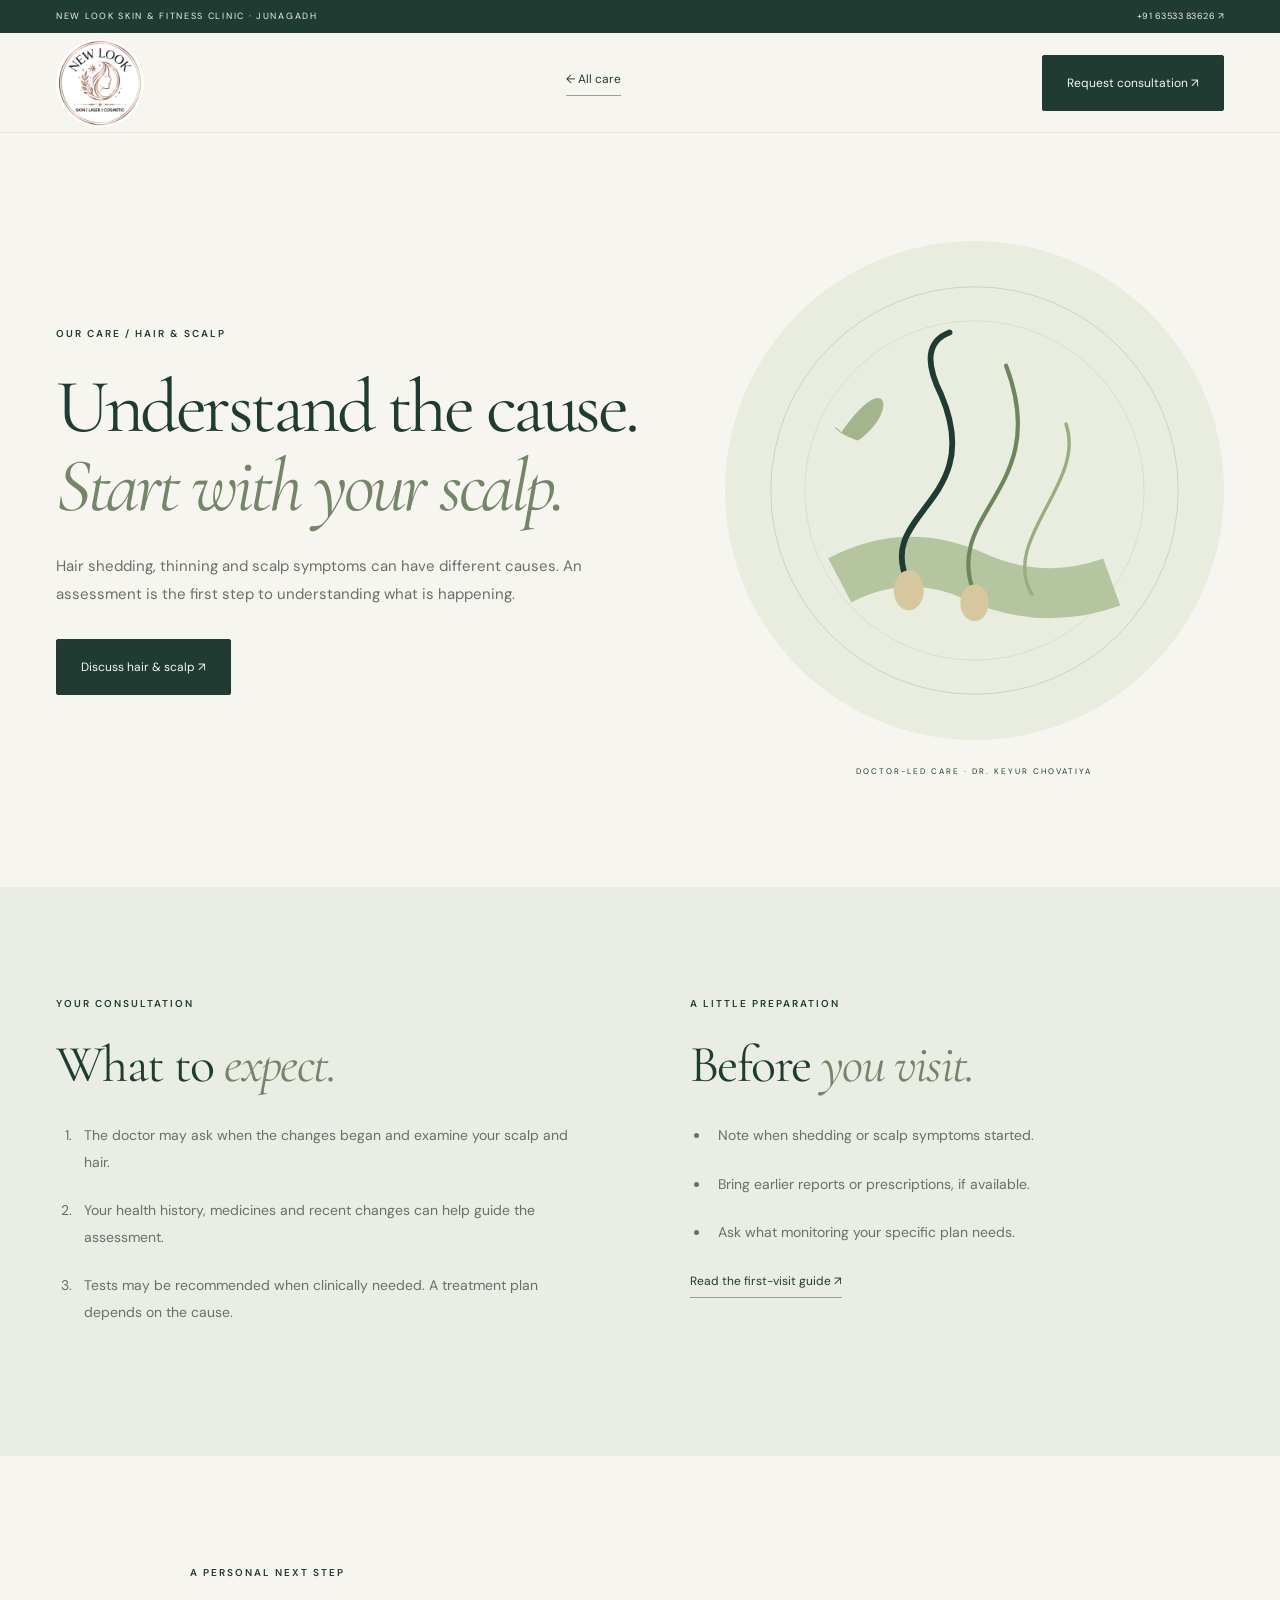
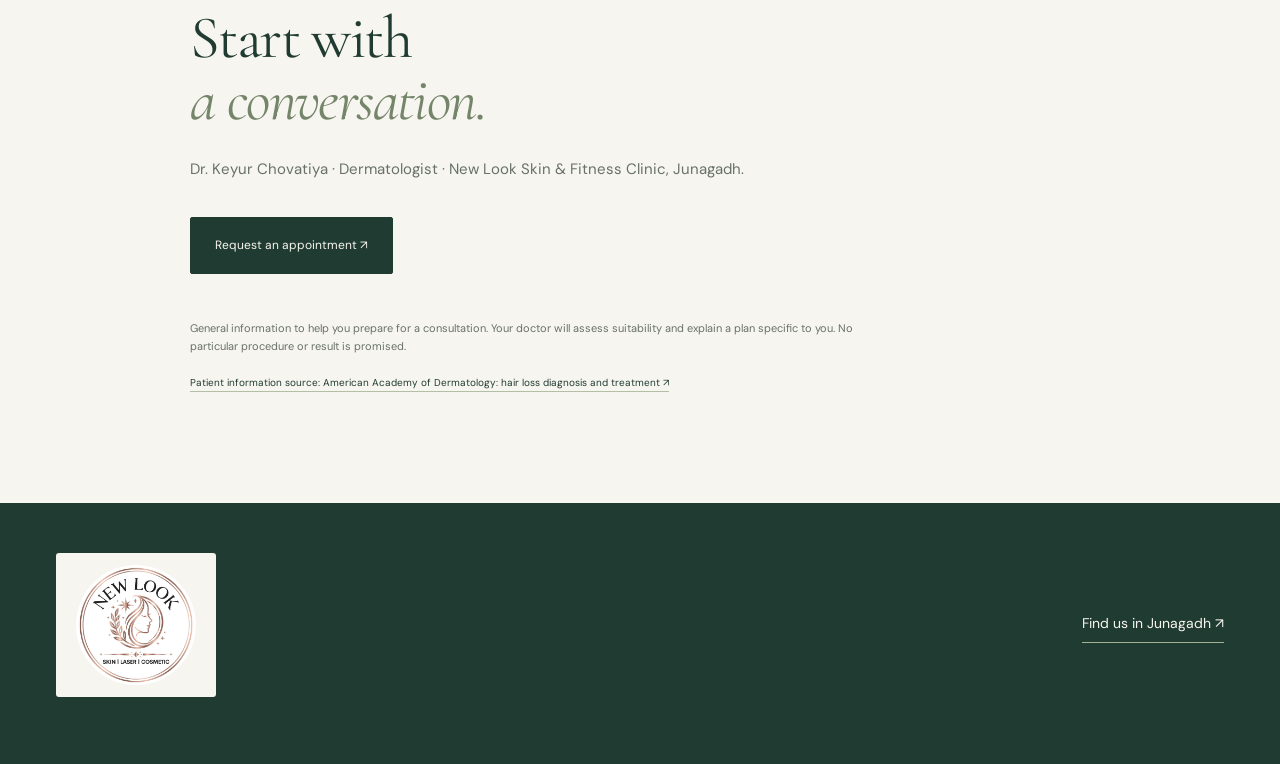
<file: treatments/hair-fall.html>
<!doctype html><html lang="en"><head><meta charset="UTF-8"><meta name="viewport" content="width=device-width,initial-scale=1"><meta name="theme-color" content="#203c32"><title>Hair Fall &amp; Scalp Consultation in Junagadh | New Look Clinic</title><meta name="description" content="Explore hair fall and scalp consultations with Dr. Keyur Chovatiya in Junagadh. Prepare for your visit and request an appointment."><link rel="preconnect" href="https://fonts.googleapis.com"><link href="https://fonts.googleapis.com/css2?family=Cormorant+Garamond:wght@400;500;600&family=DM+Sans:wght@400;500;600&family=Noto+Sans+Gujarati:wght@400;500;600&display=swap" rel="stylesheet"><link rel="stylesheet" href="../style.css">
<link rel="canonical" href="https://newlookhospital.in/treatments/hair-fall.html">
<meta name="robots" content="index,follow,max-image-preview:large">
<meta property="og:type" content="website">
<meta property="og:locale" content="en_IN">
<meta property="og:site_name" content="New Look Skin &amp; Fitness Clinic">
<meta property="og:title" content="Hair Fall &amp; Scalp Consultation in Junagadh | New Look Clinic">
<meta property="og:description" content="Explore hair fall and scalp consultations with Dr. Keyur Chovatiya in Junagadh. Prepare for your visit and request an appointment.">
<meta property="og:url" content="https://newlookhospital.in/treatments/hair-fall.html">
<meta property="og:image" content="https://newlookhospital.in/assets/dr-keyur-portrait.jpg">
<meta property="og:image:alt" content="Dr. Keyur Chovatiya, New Look Skin &amp; Fitness Clinic, Junagadh">
<meta name="twitter:card" content="summary_large_image">
<script type="application/ld+json">{"@context":"https://schema.org","@graph":[{"@type":"WebPage","@id":"https://newlookhospital.in/treatments/hair-fall.html#webpage","url":"https://newlookhospital.in/treatments/hair-fall.html","name":"Hair Fall & Scalp Consultation in Junagadh | New Look Clinic","description":"Explore hair fall and scalp consultations with Dr. Keyur Chovatiya in Junagadh. Prepare for your visit and request an appointment.","inLanguage":"en-IN","about":{"@id":"https://newlookhospital.in/#clinic"},"isPartOf":{"@id":"https://newlookhospital.in/#website"}},{"@type":"BreadcrumbList","itemListElement":[{"@type":"ListItem","position":1,"name":"Home","item":"https://newlookhospital.in/"},{"@type":"ListItem","position":2,"name":"Hair & scalp","item":"https://newlookhospital.in/treatments/hair-fall.html"}]}]}</script>
</head><body><a class="skip" href="#main">Skip to content</a><div class="topline">NEW LOOK SKIN & FITNESS CLINIC · JUNAGADH<span><a href="tel:+916353383626">+91 63533 83626 ↗</a></span></div><header><a class="brand" href="../index.html"><img class="clinic-logo" src="../assets/newlook-logo-circular.jpeg" alt="New Look — Skin | Laser | Cosmetic" width="1600" height="900"></a><a class="text-link" href="../index.html#care">← All care</a><a class="button treatment-book" href="../index.html?care=hair-fall#appointment">Request consultation ↗</a></header><main id="main"><section class="treatment-hero section wrap"><div><p class="eyebrow">OUR CARE / HAIR & SCALP</p><h1>Understand the cause.<br><em>Start with your scalp.</em></h1><p class="intro">Hair shedding, thinning and scalp symptoms can have different causes. An assessment is the first step to understanding what is happening.</p><a class="button" href="../index.html?care=hair-fall#appointment">Discuss hair & scalp ↗</a></div><div class="treatment-visual"><img src="../assets/hair-care.svg" alt="Abstract illustration inspired by hair & scalp"><span>DOCTOR-LED CARE · DR. KEYUR CHOVATIYA</span></div></section><section class="treatment-content section"><div class="wrap treatment-columns"><article><p class="eyebrow">YOUR CONSULTATION</p><h2>What to <em>expect.</em></h2><ol><li>The doctor may ask when the changes began and examine your scalp and hair.</li><li>Your health history, medicines and recent changes can help guide the assessment.</li><li>Tests may be recommended when clinically needed. A treatment plan depends on the cause.</li></ol></article><article><p class="eyebrow">A LITTLE PREPARATION</p><h2>Before <em>you visit.</em></h2><ul><li>Note when shedding or scalp symptoms started.</li><li>Bring earlier reports or prescriptions, if available.</li><li>Ask what monitoring your specific plan needs.</li></ul><a class="text-link" href="../index.html#first-visit">Read the first-visit guide ↗</a></article></div></section><section class="section wrap treatment-end"><p class="eyebrow">A PERSONAL NEXT STEP</p><h2>Start with<br><em>a conversation.</em></h2><p>Dr. Keyur Chovatiya · Dermatologist · New Look Skin & Fitness Clinic, Junagadh.</p><div class="action-row"><a class="button" href="../index.html?care=hair-fall#appointment">Request an appointment ↗</a></div><p class="clinical-note">General information to help you prepare for a consultation. Your doctor will assess suitability and explain a plan specific to you. No particular procedure or result is promised.</p><a class="source-link" href="https://www.aad.org/public/diseases/hair-loss/treatment/diagnosis-treat/" target="_blank" rel="noopener noreferrer">Patient information source: American Academy of Dermatology: hair loss diagnosis and treatment ↗</a></section></main><footer><div class="wrap footer-top"><a class="brand" href="../index.html"><img class="clinic-logo" src="../assets/newlook-logo-circular.jpeg" alt="New Look — Skin | Laser | Cosmetic" width="1600" height="900"></a><a href="../index.html#visit">Find us in Junagadh ↗</a></div></footer></body></html>
</file>
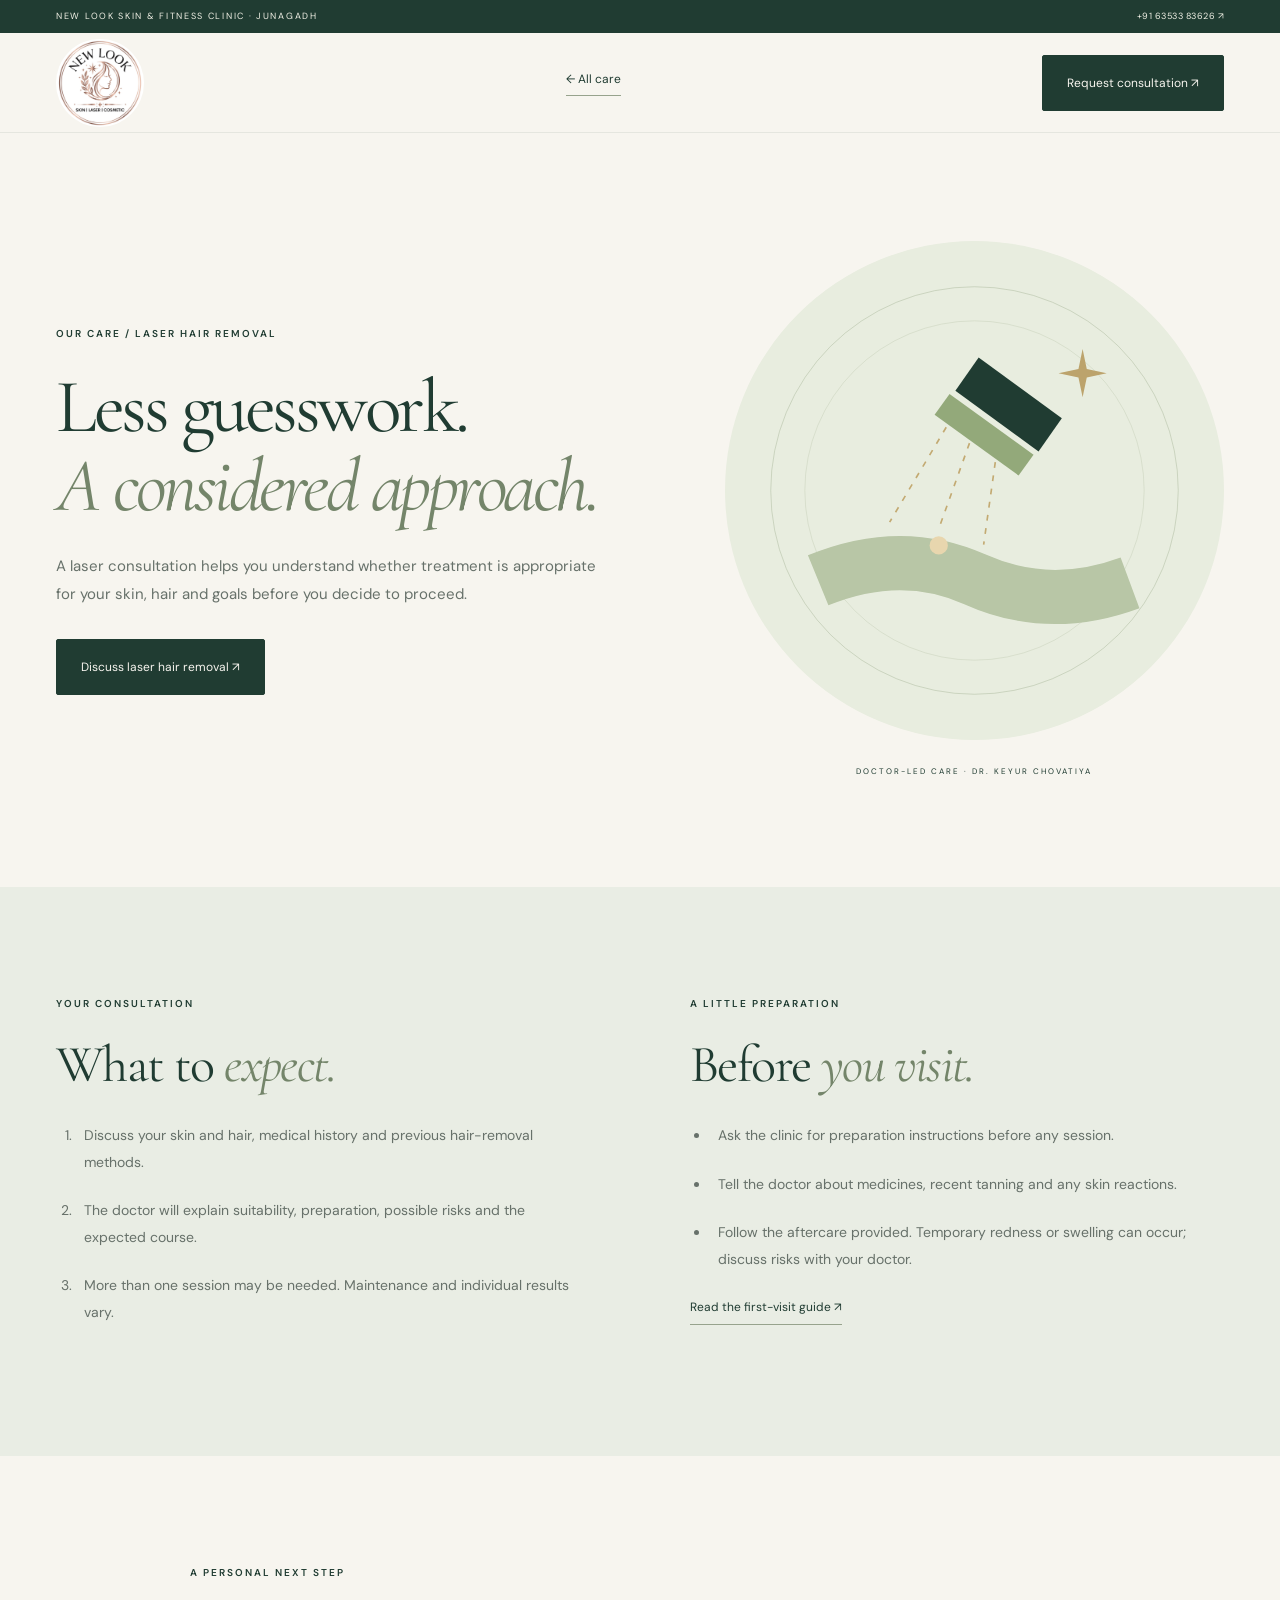
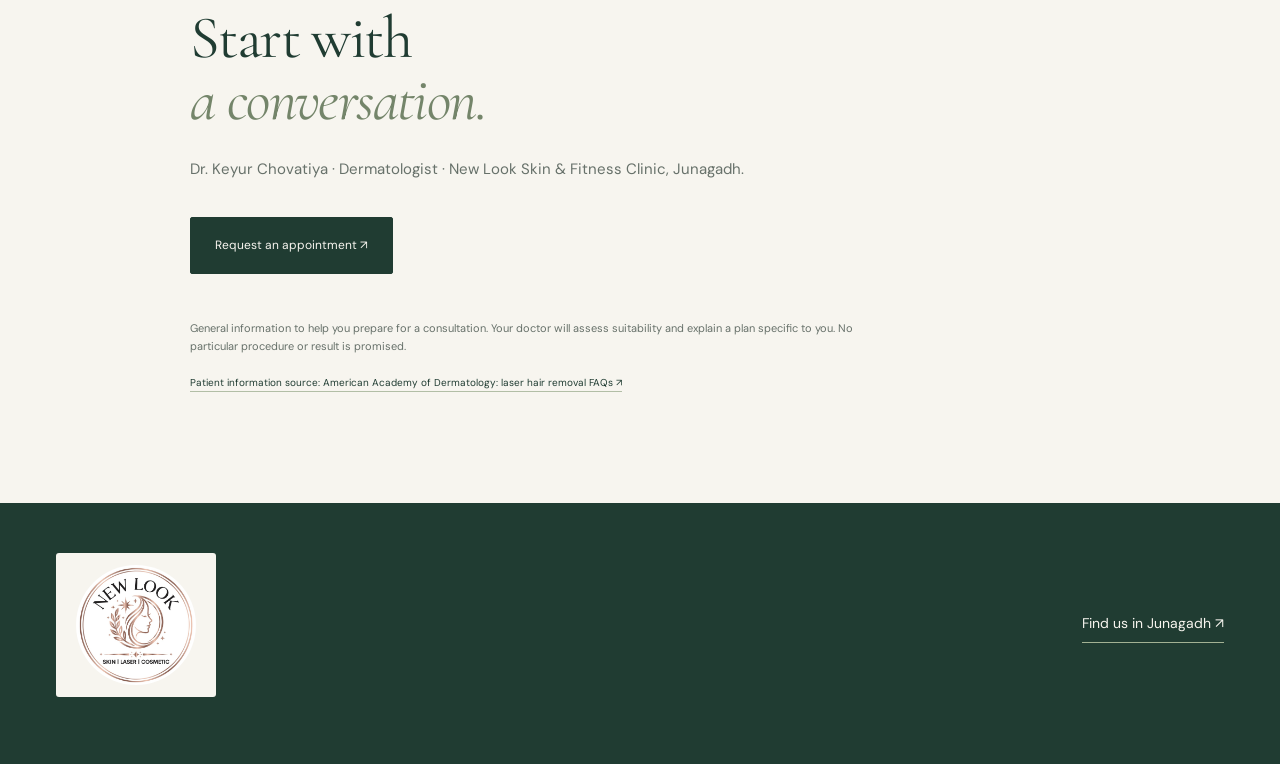
<file: treatments/laser-hair-removal.html>
<!doctype html><html lang="en"><head><meta charset="UTF-8"><meta name="viewport" content="width=device-width,initial-scale=1"><meta name="theme-color" content="#203c32"><title>Laser Hair Removal Consultation in Junagadh | New Look Clinic</title><meta name="description" content="Discuss laser hair removal suitability, preparation and what to expect with Dr. Keyur Chovatiya at New Look Clinic in Junagadh."><link rel="preconnect" href="https://fonts.googleapis.com"><link href="https://fonts.googleapis.com/css2?family=Cormorant+Garamond:wght@400;500;600&family=DM+Sans:wght@400;500;600&family=Noto+Sans+Gujarati:wght@400;500;600&display=swap" rel="stylesheet"><link rel="stylesheet" href="../style.css">
<link rel="canonical" href="https://newlookhospital.in/treatments/laser-hair-removal.html">
<meta name="robots" content="index,follow,max-image-preview:large">
<meta property="og:type" content="website">
<meta property="og:locale" content="en_IN">
<meta property="og:site_name" content="New Look Skin &amp; Fitness Clinic">
<meta property="og:title" content="Laser Hair Removal Consultation in Junagadh | New Look Clinic">
<meta property="og:description" content="Discuss laser hair removal suitability, preparation and what to expect with Dr. Keyur Chovatiya at New Look Clinic in Junagadh.">
<meta property="og:url" content="https://newlookhospital.in/treatments/laser-hair-removal.html">
<meta property="og:image" content="https://newlookhospital.in/assets/dr-keyur-portrait.jpg">
<meta property="og:image:alt" content="Dr. Keyur Chovatiya, New Look Skin &amp; Fitness Clinic, Junagadh">
<meta name="twitter:card" content="summary_large_image">
<script type="application/ld+json">{"@context":"https://schema.org","@graph":[{"@type":"WebPage","@id":"https://newlookhospital.in/treatments/laser-hair-removal.html#webpage","url":"https://newlookhospital.in/treatments/laser-hair-removal.html","name":"Laser Hair Removal Consultation in Junagadh | New Look Clinic","description":"Discuss laser hair removal suitability, preparation and what to expect with Dr. Keyur Chovatiya at New Look Clinic in Junagadh.","inLanguage":"en-IN","about":{"@id":"https://newlookhospital.in/#clinic"},"isPartOf":{"@id":"https://newlookhospital.in/#website"}},{"@type":"BreadcrumbList","itemListElement":[{"@type":"ListItem","position":1,"name":"Home","item":"https://newlookhospital.in/"},{"@type":"ListItem","position":2,"name":"Laser hair removal","item":"https://newlookhospital.in/treatments/laser-hair-removal.html"}]}]}</script>
</head><body><a class="skip" href="#main">Skip to content</a><div class="topline">NEW LOOK SKIN & FITNESS CLINIC · JUNAGADH<span><a href="tel:+916353383626">+91 63533 83626 ↗</a></span></div><header><a class="brand" href="../index.html"><img class="clinic-logo" src="../assets/newlook-logo-circular.jpeg" alt="New Look — Skin | Laser | Cosmetic" width="1600" height="900"></a><a class="text-link" href="../index.html#care">← All care</a><a class="button treatment-book" href="../index.html?care=laser-hair-removal#appointment">Request consultation ↗</a></header><main id="main"><section class="treatment-hero section wrap"><div><p class="eyebrow">OUR CARE / LASER HAIR REMOVAL</p><h1>Less guesswork.<br><em>A considered approach.</em></h1><p class="intro">A laser consultation helps you understand whether treatment is appropriate for your skin, hair and goals before you decide to proceed.</p><a class="button" href="../index.html?care=laser-hair-removal#appointment">Discuss laser hair removal ↗</a></div><div class="treatment-visual"><img src="../assets/laser-care.svg" alt="Abstract illustration inspired by laser hair removal"><span>DOCTOR-LED CARE · DR. KEYUR CHOVATIYA</span></div></section><section class="treatment-content section"><div class="wrap treatment-columns"><article><p class="eyebrow">YOUR CONSULTATION</p><h2>What to <em>expect.</em></h2><ol><li>Discuss your skin and hair, medical history and previous hair-removal methods.</li><li>The doctor will explain suitability, preparation, possible risks and the expected course.</li><li>More than one session may be needed. Maintenance and individual results vary.</li></ol></article><article><p class="eyebrow">A LITTLE PREPARATION</p><h2>Before <em>you visit.</em></h2><ul><li>Ask the clinic for preparation instructions before any session.</li><li>Tell the doctor about medicines, recent tanning and any skin reactions.</li><li>Follow the aftercare provided. Temporary redness or swelling can occur; discuss risks with your doctor.</li></ul><a class="text-link" href="../index.html#first-visit">Read the first-visit guide ↗</a></article></div></section><section class="section wrap treatment-end"><p class="eyebrow">A PERSONAL NEXT STEP</p><h2>Start with<br><em>a conversation.</em></h2><p>Dr. Keyur Chovatiya · Dermatologist · New Look Skin & Fitness Clinic, Junagadh.</p><div class="action-row"><a class="button" href="../index.html?care=laser-hair-removal#appointment">Request an appointment ↗</a></div><p class="clinical-note">General information to help you prepare for a consultation. Your doctor will assess suitability and explain a plan specific to you. No particular procedure or result is promised.</p><a class="source-link" href="https://www.aad.org/public/cosmetic/hair-removal/laser-hair-removal-faqs" target="_blank" rel="noopener noreferrer">Patient information source: American Academy of Dermatology: laser hair removal FAQs ↗</a></section></main><footer><div class="wrap footer-top"><a class="brand" href="../index.html"><img class="clinic-logo" src="../assets/newlook-logo-circular.jpeg" alt="New Look — Skin | Laser | Cosmetic" width="1600" height="900"></a><a href="../index.html#visit">Find us in Junagadh ↗</a></div></footer></body></html>
</file>
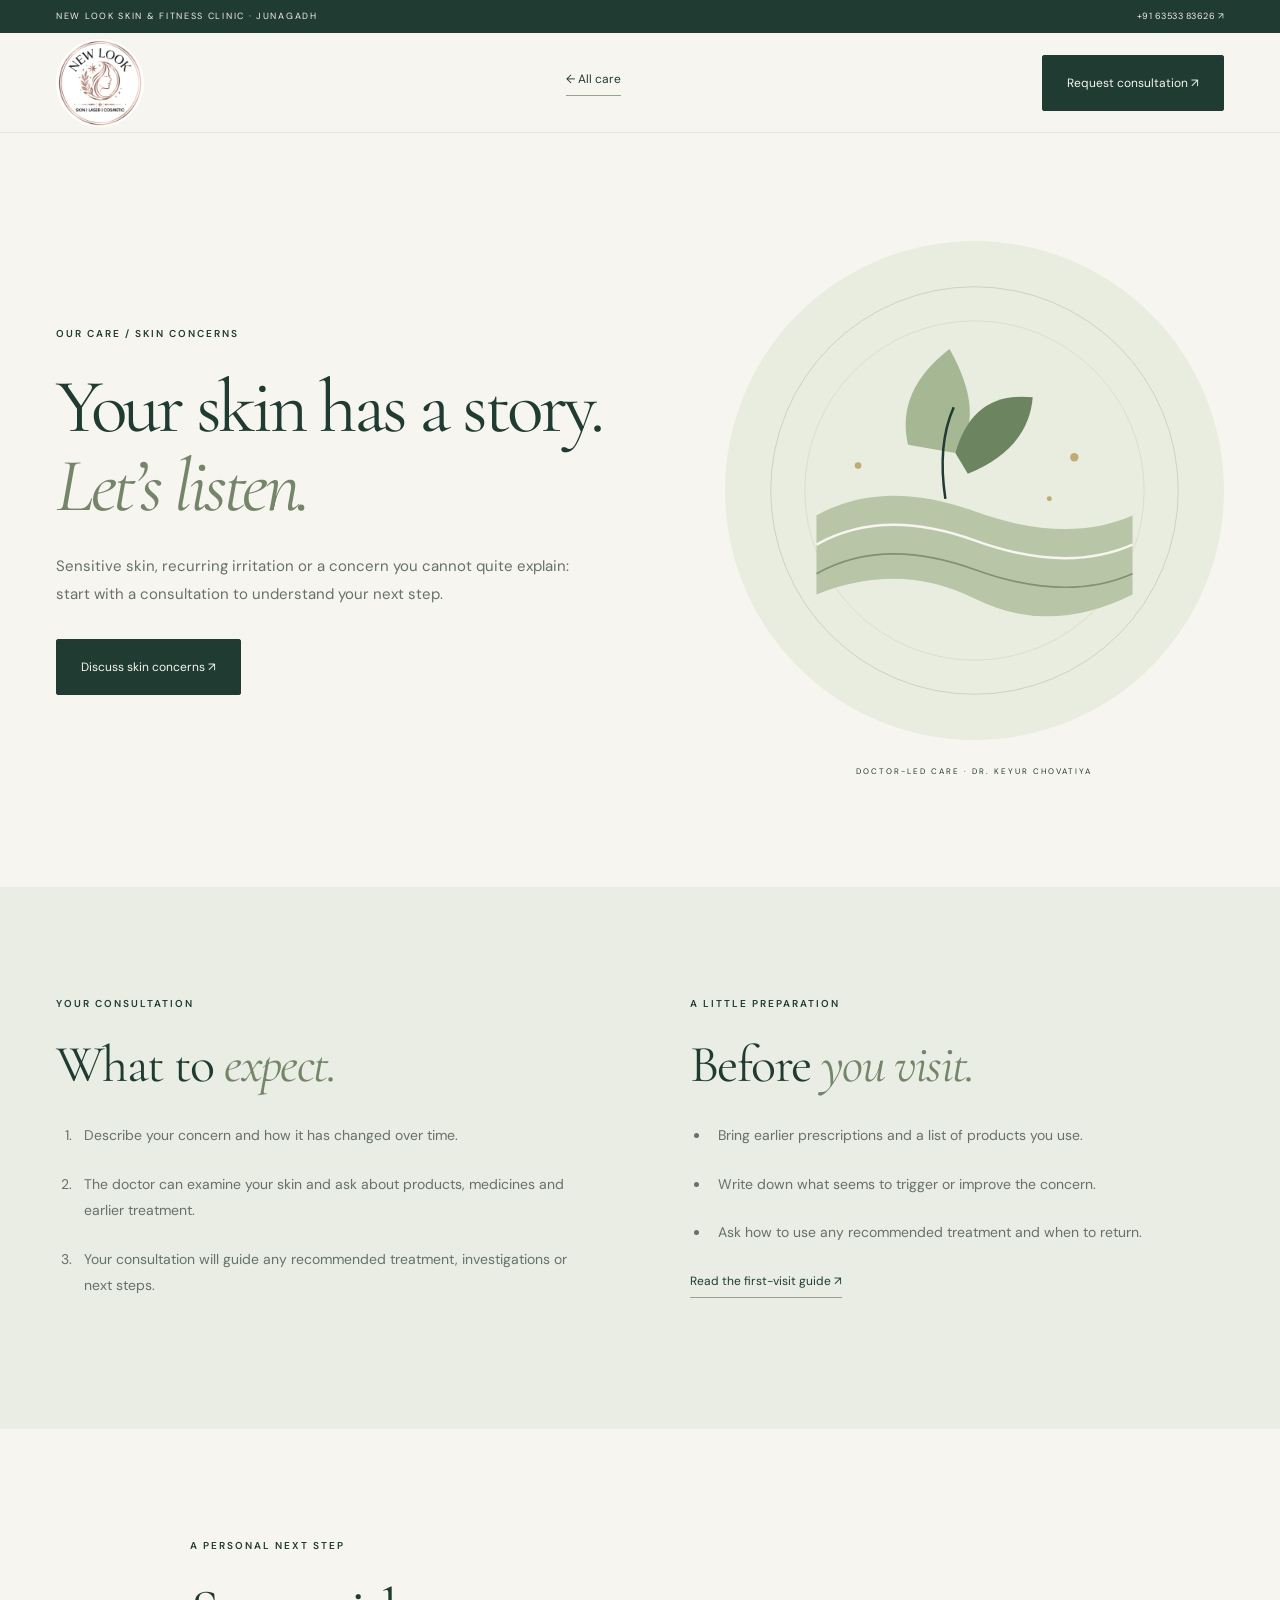
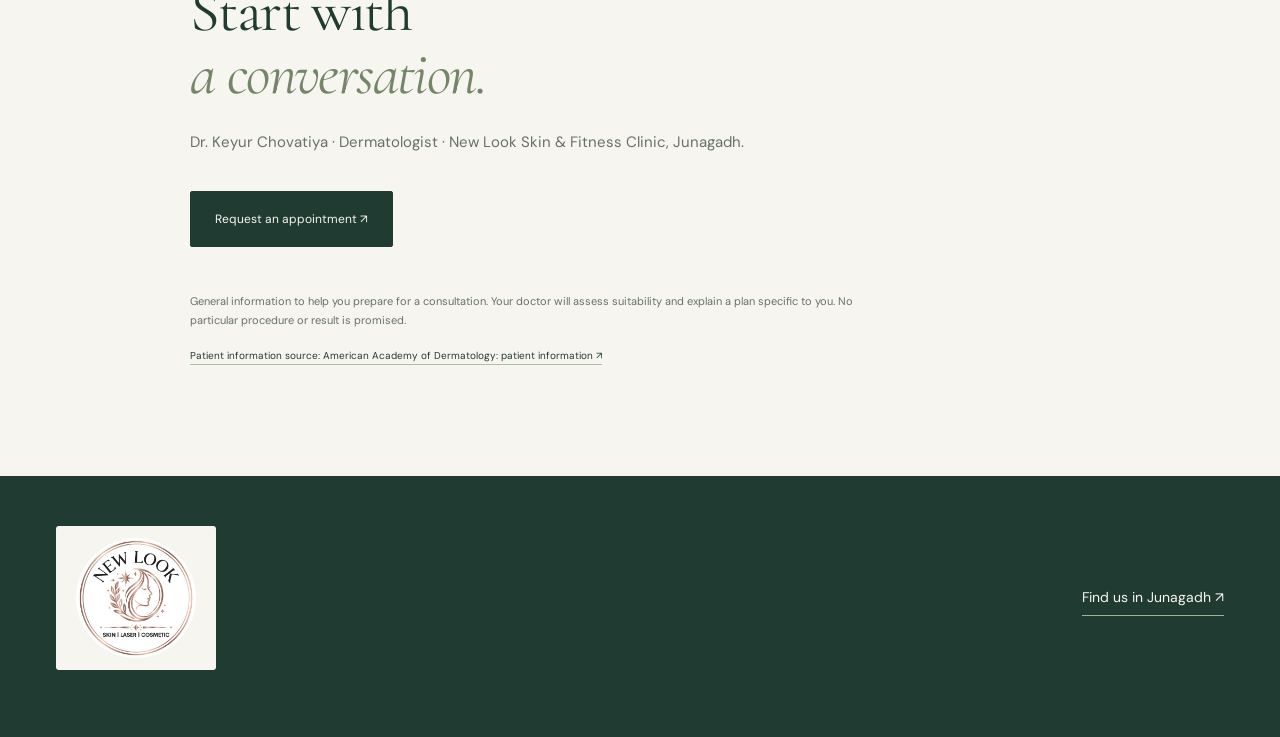
<file: treatments/skin-concerns.html>
<!doctype html><html lang="en"><head><meta charset="UTF-8"><meta name="viewport" content="width=device-width,initial-scale=1"><meta name="theme-color" content="#203c32"><title>Skin Consultation in Junagadh | Dr. Keyur Chovatiya</title><meta name="description" content="Discuss sensitive skin and other skin concerns with Dr. Keyur Chovatiya at New Look Clinic, Junagadh. Learn how to prepare for your consultation."><link rel="preconnect" href="https://fonts.googleapis.com"><link href="https://fonts.googleapis.com/css2?family=Cormorant+Garamond:wght@400;500;600&family=DM+Sans:wght@400;500;600&family=Noto+Sans+Gujarati:wght@400;500;600&display=swap" rel="stylesheet"><link rel="stylesheet" href="../style.css">
<link rel="canonical" href="https://newlookhospital.in/treatments/skin-concerns.html">
<meta name="robots" content="index,follow,max-image-preview:large">
<meta property="og:type" content="website">
<meta property="og:locale" content="en_IN">
<meta property="og:site_name" content="New Look Skin &amp; Fitness Clinic">
<meta property="og:title" content="Skin Consultation in Junagadh | Dr. Keyur Chovatiya">
<meta property="og:description" content="Discuss sensitive skin and other skin concerns with Dr. Keyur Chovatiya at New Look Clinic, Junagadh. Learn how to prepare for your consultation.">
<meta property="og:url" content="https://newlookhospital.in/treatments/skin-concerns.html">
<meta property="og:image" content="https://newlookhospital.in/assets/dr-keyur-portrait.jpg">
<meta property="og:image:alt" content="Dr. Keyur Chovatiya, New Look Skin &amp; Fitness Clinic, Junagadh">
<meta name="twitter:card" content="summary_large_image">
<script type="application/ld+json">{"@context":"https://schema.org","@graph":[{"@type":"WebPage","@id":"https://newlookhospital.in/treatments/skin-concerns.html#webpage","url":"https://newlookhospital.in/treatments/skin-concerns.html","name":"Skin Consultation in Junagadh | Dr. Keyur Chovatiya","description":"Discuss sensitive skin and other skin concerns with Dr. Keyur Chovatiya at New Look Clinic, Junagadh. Learn how to prepare for your consultation.","inLanguage":"en-IN","about":{"@id":"https://newlookhospital.in/#clinic"},"isPartOf":{"@id":"https://newlookhospital.in/#website"}},{"@type":"BreadcrumbList","itemListElement":[{"@type":"ListItem","position":1,"name":"Home","item":"https://newlookhospital.in/"},{"@type":"ListItem","position":2,"name":"Skin concerns","item":"https://newlookhospital.in/treatments/skin-concerns.html"}]}]}</script>
</head><body><a class="skip" href="#main">Skip to content</a><div class="topline">NEW LOOK SKIN & FITNESS CLINIC · JUNAGADH<span><a href="tel:+916353383626">+91 63533 83626 ↗</a></span></div><header><a class="brand" href="../index.html"><img class="clinic-logo" src="../assets/newlook-logo-circular.jpeg" alt="New Look — Skin | Laser | Cosmetic" width="1600" height="900"></a><a class="text-link" href="../index.html#care">← All care</a><a class="button treatment-book" href="../index.html?care=skin-concerns#appointment">Request consultation ↗</a></header><main id="main"><section class="treatment-hero section wrap"><div><p class="eyebrow">OUR CARE / SKIN CONCERNS</p><h1>Your skin has a story.<br><em>Let’s listen.</em></h1><p class="intro">Sensitive skin, recurring irritation or a concern you cannot quite explain: start with a consultation to understand your next step.</p><a class="button" href="../index.html?care=skin-concerns#appointment">Discuss skin concerns ↗</a></div><div class="treatment-visual"><img src="../assets/skin-care.svg" alt="Abstract illustration inspired by skin concerns"><span>DOCTOR-LED CARE · DR. KEYUR CHOVATIYA</span></div></section><section class="treatment-content section"><div class="wrap treatment-columns"><article><p class="eyebrow">YOUR CONSULTATION</p><h2>What to <em>expect.</em></h2><ol><li>Describe your concern and how it has changed over time.</li><li>The doctor can examine your skin and ask about products, medicines and earlier treatment.</li><li>Your consultation will guide any recommended treatment, investigations or next steps.</li></ol></article><article><p class="eyebrow">A LITTLE PREPARATION</p><h2>Before <em>you visit.</em></h2><ul><li>Bring earlier prescriptions and a list of products you use.</li><li>Write down what seems to trigger or improve the concern.</li><li>Ask how to use any recommended treatment and when to return.</li></ul><a class="text-link" href="../index.html#first-visit">Read the first-visit guide ↗</a></article></div></section><section class="section wrap treatment-end"><p class="eyebrow">A PERSONAL NEXT STEP</p><h2>Start with<br><em>a conversation.</em></h2><p>Dr. Keyur Chovatiya · Dermatologist · New Look Skin & Fitness Clinic, Junagadh.</p><div class="action-row"><a class="button" href="../index.html?care=skin-concerns#appointment">Request an appointment ↗</a></div><p class="clinical-note">General information to help you prepare for a consultation. Your doctor will assess suitability and explain a plan specific to you. No particular procedure or result is promised.</p><a class="source-link" href="https://www.aad.org/public" target="_blank" rel="noopener noreferrer">Patient information source: American Academy of Dermatology: patient information ↗</a></section></main><footer><div class="wrap footer-top"><a class="brand" href="../index.html"><img class="clinic-logo" src="../assets/newlook-logo-circular.jpeg" alt="New Look — Skin | Laser | Cosmetic" width="1600" height="900"></a><a href="../index.html#visit">Find us in Junagadh ↗</a></div></footer></body></html>
</file>
<file: style.css>
:root{--ink:#203c32;--muted:#67716a;--paper:#f7f5ef;--sage:#e9ede4;--line:#d9ded2;--serif:'Cormorant Garamond',Georgia,serif;--sans:'DM Sans',Arial,sans-serif}*{box-sizing:border-box}html{scroll-behavior:smooth;scroll-padding-top:110px}body{margin:0;background:var(--paper);color:var(--ink);font:15px/1.7 var(--sans)}a{color:inherit;text-decoration:none}button,input,select{font:inherit}button,a,input,select,summary{-webkit-tap-highlight-color:transparent}button{cursor:pointer}a:focus-visible,button:focus-visible,input:focus-visible,select:focus-visible,summary:focus-visible{outline:3px solid #b68b50;outline-offset:5px}img{display:block;max-width:100%}.wrap{width:min(1240px,calc(100% - 112px));margin:auto}.section{padding-top:108px;padding-bottom:108px}h1,h2,h3,p{margin:0}h1,h2,h3{font-family:var(--serif);font-weight:400;line-height:1.04}h1{font-size:clamp(64px,6.6vw,104px);letter-spacing:-3.5px}h2{font-size:clamp(44px,4.7vw,72px);letter-spacing:-1.6px}h3{font-size:32px}em{font-weight:400;color:#74856a}p{color:var(--muted)}.eyebrow{font-size:10px;letter-spacing:2px;font-weight:600;color:var(--ink);margin-bottom:26px}.topline{background:var(--ink);color:#f1f1e6;padding:9px 56px;font-size:9px;letter-spacing:1.7px;display:flex;justify-content:space-between}.topline span{letter-spacing:.5px}header{height:100px;display:flex;align-items:center;justify-content:space-between;padding:0 56px;gap:30px;background:#f7f5eff5;position:sticky;top:0;z-index:20;border-bottom:1px solid #203c3215;backdrop-filter:blur(15px)}.brand{display:flex;align-items:center;gap:13px;flex-shrink:0}.brand strong{font:40px/.9 var(--serif);letter-spacing:-1px;display:block}.brand small{display:block;font-size:7px;letter-spacing:2.1px;margin-top:10px}.mark{width:39px;height:48px;border:1px solid #8b9a82;border-radius:50% 50% 0 0;display:block;font:38px/43px var(--serif);text-align:center;letter-spacing:-8px;padding-right:7px}.mark span{font-style:italic}nav{display:flex;gap:30px;font-size:12px}nav a{position:relative}nav a:after{content:'';height:1px;background:var(--ink);position:absolute;bottom:-6px;left:0;width:0;transition:width .3s}nav a:hover:after{width:100%}.button{display:inline-flex;align-items:center;justify-content:space-between;gap:34px;background:var(--ink);color:var(--paper);border:1px solid var(--ink);padding:17px 24px;font-size:12px;border-radius:2px;transition:background .25s,transform .25s}.button:hover{background:#345646;transform:translateY(-2px)}.button span{font-size:19px}.navbook{padding:11px 19px;gap:26px}.menu{display:none}.hero{display:grid;grid-template-columns:1.12fr 1fr;gap:50px;min-height:690px;align-items:center;padding-top:55px;padding-bottom:72px}.hero-copy{padding-bottom:12px;animation:rise .9s ease both}.hero .eyebrow{font-size:9px;letter-spacing:1.5px;display:flex;align-items:center;gap:10px;margin-bottom:31px}.dot{width:6px;height:6px;background:#829873;border-radius:50%;box-shadow:0 0 0 4px #82987318}.intro{font-size:15px;line-height:1.9;margin-top:26px}.hero-actions{display:flex;align-items:center;gap:28px;margin-top:32px}.text-link{display:inline-flex;align-items:center;gap:25px;font-size:12px;border-bottom:1px solid #97a38d;padding-bottom:6px}.text-link span{font-size:18px}.rating{display:flex;gap:14px;align-items:center;margin-top:42px}.google{font:600 27px Arial;color:#567d66}.rating b{font-size:12px;font-weight:500}.stars{color:#b19354;letter-spacing:3px;font-size:12px}.rating .stars{margin-left:9px}.rating small{display:block;color:var(--muted);font-size:10px;margin-top:2px}.rating small span{font-size:9px}.hero-visual{position:relative;margin:10px 22px 10px 10px;animation:rise 1s .15s ease both}.photo-frame{height:500px;border-radius:45% 45% 2px 2px;overflow:hidden;position:relative;background:#e1e5dc}.photo-frame>img{width:100%;height:100%;object-fit:cover;object-position:50% 38%;transform:scale(1.15);filter:saturate(.65)}.photo-frame:after{content:'';position:absolute;inset:50% 0 0;background:linear-gradient(transparent,#12291ece)}.photo-label{position:absolute;left:32px;bottom:36px;z-index:1;color:var(--paper)}.photo-label span{display:block;font-size:8px;letter-spacing:2px}.photo-label b{font:36px var(--serif);font-weight:400}.orbit{position:absolute;inset:-18px 20px 18px -20px;border:1px solid #bac4ae;border-radius:48% 48% 2px 2px;transform:rotate(-6deg)}.doctor-badge{position:absolute;bottom:-24px;left:-28px;background:#fdfcf8;box-shadow:0 8px 35px #203c3210;display:flex;align-items:center;gap:14px;padding:18px 24px;border:1px solid #e4e5db}.doctor-badge b{display:block;font-size:12px;font-weight:500}.doctor-badge small{display:block;font-size:9px;color:var(--muted);margin-top:3px}.badge-cross{font-size:36px;color:#8b9b7e}.side-note{position:absolute;right:-34px;top:180px;writing-mode:vertical-rl;font-size:8px;letter-spacing:2px}.care-strip{display:flex;justify-content:center;align-items:center;gap:48px;background:var(--sage);padding:22px 30px;font-size:10px;letter-spacing:2px}.care-strip i{font-style:normal;font-size:22px;color:#9ca88d}.section-head{display:flex;justify-content:space-between;align-items:end;gap:50px;margin-bottom:50px}.section-head>p{max-width:310px;font-size:14px}.care-section{background:#eef0e9}.care-grid{display:grid;grid-template-columns:repeat(4,1fr);border-top:1px solid #cbd4c3;border-bottom:1px solid #cbd4c3}.care-card{padding:28px 27px 30px;border:0;border-right:1px solid #cbd4c3;text-align:left;background:transparent;color:var(--ink);transition:background .3s}.care-card:first-child{padding-left:0}.care-card:last-child{border-right:0}.care-card:hover{background:#dfe6d8}.card-number{font-size:10px;display:flex;justify-content:space-between;color:#7f8b77}.card-number span{font-size:18px}.care-card svg{width:66px;height:66px;fill:none;stroke:#6b8161;stroke-width:1.2;margin:38px 0 23px}.care-card h3{font-size:28px;margin-bottom:17px}.care-card p{font-size:12px;line-height:1.9;min-height:70px}.card-link{display:block;font-size:10px;margin-top:26px}.care-note{font-size:10px;margin-top:20px}.doctor-section{display:grid;grid-template-columns:1fr 1.05fr;gap:100px;align-items:center}.doctor-image{position:relative;background:#dce2d5}.doctor-image>img{width:100%;height:590px;object-fit:cover;object-position:50% 62%;filter:saturate(.6)}.image-caption{position:absolute;bottom:0;left:0;right:0;background:var(--sage);padding:17px 24px;font-size:8px;letter-spacing:1px;display:flex;justify-content:space-between}.doctor-name{margin:32px 0 23px}.doctor-name h3{font-size:31px}.doctor-name p{font-size:11px;margin-top:9px}.doctor-copy>p:not(.eyebrow){font-size:13px;margin-bottom:15px;max-width:390px}.doctor-copy .text-link{margin-top:18px}.signature{font:italic 30px var(--serif);color:#819071;margin-top:35px}.stories{background:var(--ink);color:var(--paper)}.stories .eyebrow{color:#bec9b5}.stories em{color:#b9c5a6}.review-score{display:grid;grid-template-columns:auto auto;gap:0 12px;align-items:center}.review-score b{font:50px var(--serif)}.review-score small{grid-column:1/3;font-size:9px;color:#bac6b5}.review-grid{display:grid;grid-template-columns:repeat(3,1fr);gap:40px}.review-grid figure{margin:0;padding:27px 0 0;border-top:1px solid #647565}.review-grid blockquote{font:25px/1.4 var(--serif);margin:24px 0 30px;min-height:150px}.review-grid figcaption{display:flex;align-items:center;gap:12px;font-size:11px}.review-grid figcaption small{display:block;color:#b1c0ae;font-size:9px;margin-top:3px}.avatar{display:flex;width:34px;height:34px;border-radius:50%;align-items:center;justify-content:center;border:1px solid #69806b;font-size:10px}.review-note{color:#acbda9;font-size:9px;margin-top:40px}.journey .section-head{margin-bottom:45px}.steps{display:grid;grid-template-columns:repeat(3,1fr);gap:60px;border-top:1px solid var(--line);padding-top:30px}.steps>div>span{font-size:11px;color:#8c987e}.steps h3{font-size:30px;margin-top:22px;margin-bottom:16px}.steps p{font-size:12px;max-width:250px}.booking{background:#e9ede4}.booking-grid{display:grid;grid-template-columns:1fr 1fr;gap:90px}.booking h2{font-size:76px}.booking h2 em{color:#718565}.booking-grid>div>p:not(.eyebrow){font-size:14px;margin-top:27px}.phone-link{display:inline-block;font-size:20px;border-bottom:1px solid #a9b89d;margin-top:35px}.booking-gujarati{font-size:14px!important;line-height:2}.booking-form{background:#fafbf6;padding:38px 40px;border:1px solid #d9dfcf;border-radius:3px}.booking-form h3{font-size:33px}.form-note{font-size:11px;margin:12px 0 27px}.booking-form label{display:block;font-size:11px;margin-bottom:8px}.booking-form label>span:not(.optional){color:#566b50}.optional{font-size:9px;color:var(--muted)}input:not([type=checkbox]),select{background:transparent;border:1px solid #cbd4c3;min-height:47px;width:100%;padding:12px;font-size:12px;color:var(--ink);border-radius:1px;margin-bottom:20px}input::placeholder{color:#92998c}.form-row{display:grid;grid-template-columns:1fr 1fr;gap:18px}.consent{display:flex!important;align-items:start;gap:10px;font-size:10px!important;margin:0 0 22px!important}.consent input{margin:4px 0 0;accent-color:var(--ink);flex-shrink:0}.booking-form .button{width:100%}.privacy{font-size:9px;line-height:1.8;margin-top:16px}.social-grid{display:grid;grid-template-columns:1fr 1fr 1fr;gap:25px}.social-card{position:relative;overflow:hidden;height:370px}.social-card img{width:100%;height:100%;object-fit:cover;filter:saturate(.6);transition:transform .6s}.social-card:nth-child(1) img{object-position:50% 45%}.social-card:hover img{transform:scale(1.04)}.social-card>span{position:absolute;bottom:0;left:0;right:0;background:linear-gradient(transparent,#10281e);padding:60px 24px 24px;color:var(--paper);font-size:8px;letter-spacing:1px}.social-card b{font:25px var(--serif);display:block;letter-spacing:0;margin-top:7px}.social-text{padding:30px;background:#e5e9dc;display:flex;flex-direction:column;align-items:start;justify-content:space-between}.social-symbol{align-self:end;font-size:30px}.social-text h3{font-size:46px}.social-text p{font-size:12px;margin:17px 0}.social-text>span:last-child{font-size:10px}.visit{background:#e9ede4}.visit-grid{display:grid;grid-template-columns:1fr 1fr;gap:90px}.visit-grid>div>p:not(.eyebrow){font-size:13px;margin-top:24px}address{font-style:normal;font-size:14px;line-height:1.9;color:var(--muted);margin:20px 0 25px}.visit-panel{background:#dfe5d5;border:1px solid #cbd5c2;padding:35px 50px;position:relative;overflow:hidden}.visit-panel:before,.visit-panel:after{content:'';position:absolute;inset:-80px;border:1px solid #a8b89955;border-radius:50%;transform:rotate(35deg);pointer-events:none}.visit-panel:after{inset:-40px}.map-pin{font-size:40px;color:#849773}.visit-panel .eyebrow{font-size:8px;position:relative}.visit-panel h3{font-size:44px;position:relative;margin-bottom:20px}.visit-panel a{font-size:13px;position:relative}.visit-panel p:last-child{font-size:10px!important;max-width:300px;position:relative}.faq h2{margin-bottom:45px}.faq details{border-top:1px solid var(--line);padding:22px 0}.faq details:last-child{border-bottom:1px solid var(--line)}summary{list-style:none;cursor:pointer;display:flex;justify-content:space-between;font-size:14px;gap:20px}summary::-webkit-details-marker{display:none}summary>span{font-size:23px;line-height:1}.faq details[open] summary>span{transform:rotate(45deg)}.faq details p{font-size:13px;max-width:720px;margin-top:17px}.faq p a{text-decoration:underline}footer{background:var(--ink);color:var(--paper);padding:50px 0 22px}.footer-top{display:flex;justify-content:space-between;align-items:center;padding-bottom:45px}.footer-top p{color:#bcc9b5;font:25px var(--serif)}.footer-top>a:last-child{font-size:14px;border-bottom:1px solid #a3b294;padding:6px 0}.footer-bottom{border-top:1px solid #5d705e;display:flex;gap:25px;padding-top:20px;font-size:9px;color:#b3c1ac}.footer-bottom span:first-child{margin-right:auto}.footer-bottom button{font-size:9px;color:inherit;border:0;background:none;padding:0}.floating-book{display:none}.skip{position:fixed;top:-100px;background:white;padding:16px;z-index:100}.skip:focus{top:10px}.reveal{opacity:1}.js-motion .reveal{opacity:0;transform:translateY(22px);transition:opacity .75s ease,transform .75s ease}.js-motion .reveal.visible{opacity:1;transform:none}dialog{background:var(--paper);color:var(--ink);border:1px solid var(--line);border-radius:4px;padding:45px;width:min(540px,calc(100% - 30px));max-height:90vh;overflow:auto}dialog::backdrop{background:#142c23bb;backdrop-filter:blur(5px)}dialog h2{font-size:46px;margin-bottom:25px}dialog p{font-size:12px;margin-bottom:20px}.dialog-close{position:absolute;right:16px;top:9px;background:none;border:0;color:var(--ink);font-size:28px}.edit-request{display:block;margin:18px auto 0;border:0;border-bottom:1px solid #9ba98c;background:none;color:var(--ink);font-size:12px}dl{font-size:12px;display:grid;grid-template-columns:130px 1fr;gap:10px 15px;padding:20px 0;border-block:1px solid var(--line);margin-bottom:25px}dt{color:var(--muted)}dd{margin:0;overflow-wrap:anywhere}dialog .button{width:100%;justify-content:center}#request-status{font-size:11px;margin-top:20px}#privacy-dialog h2{font-size:40px}@keyframes rise{from{opacity:0;transform:translateY(20px)}to{opacity:1;transform:none}}@media(min-width:1600px){.hero{min-height:800px}.photo-frame{height:580px}}@media(max-width:1100px){header{padding:0 30px;gap:20px}nav{gap:18px}.navbook{font-size:10px;padding:10px 12px;gap:12px}.wrap{width:calc(100% - 70px)}.hero{gap:25px}.hero-actions{gap:16px}.hero-actions .button{gap:18px;padding:16px 18px}.hero-actions .text-link{font-size:10px}.doctor-section{gap:50px}.booking-grid,.visit-grid{gap:50px}.care-card{padding-inline:18px}.care-card h3{font-size:25px}.booking h2{font-size:64px}.booking-form{padding:30px}.care-strip{gap:25px}}
@media(max-width:760px){html{scroll-padding-top:83px}.wrap{width:calc(100% - 44px)}.section{padding-top:68px;padding-bottom:68px}.topline{justify-content:center;font-size:7px;padding:9px 15px;letter-spacing:1px}.topline>span{display:none}header{height:80px;padding:0 22px}.brand strong{font-size:34px}.brand small{font-size:6px;letter-spacing:1.6px}.mark{width:32px;height:41px;font-size:33px;line-height:37px}.navbook{display:none}.menu{display:flex;gap:15px;align-items:center;border:0;background:none;font-size:11px;color:var(--ink);padding:12px}.menu span{font-size:18px}nav{position:absolute;top:80px;left:0;right:0;background:var(--paper);padding:25px;display:none;box-shadow:0 12px 20px #203c3210;flex-direction:column;font-size:15px}nav.open{display:flex}.hero{display:flex;flex-direction:column;gap:45px;align-items:stretch;padding-top:40px;padding-bottom:65px;min-height:0}.hero .eyebrow{font-size:7px;letter-spacing:1px;margin-bottom:25px}h1{font-size:66px;letter-spacing:-2px}h2{font-size:49px;letter-spacing:-1px}.hero .intro{font-size:13px;margin-top:22px}.desktop{display:none}.hero-actions{gap:22px;margin-top:25px}.hero-actions .button{font-size:11px;padding:13px 16px}.text-link{font-size:11px}.rating{margin-top:30px}.rating small span{display:none}.hero-visual{margin:0 15px 0 15px}.photo-frame{height:425px}.doctor-badge{left:-13px;padding:14px 17px;gap:10px}.doctor-badge b{font-size:11px}.photo-label b{font-size:32px}.side-note{right:-27px;font-size:7px}.care-strip{gap:16px;padding:18px 15px;flex-wrap:wrap;font-size:8px;letter-spacing:1px}.care-strip span:last-child{display:none}.care-strip i:last-of-type{display:none}.care-strip i{font-size:17px}.section-head{display:block;margin-bottom:32px}.section-head>p{margin-top:24px;max-width:320px;font-size:13px}.care-grid{grid-template-columns:1fr 1fr}.care-card,.care-card:first-child{padding:20px 15px}.care-card:nth-child(odd){padding-left:0}.care-card:nth-child(2){border-right:0}.care-card:nth-child(-n+2){border-bottom:1px solid #cbd4c3}.care-card svg{width:55px;height:55px;margin-top:25px}.care-card h3{font-size:25px;line-height:1.1;min-height:55px;margin-bottom:10px}.care-card p{font-size:11px;min-height:92px}.card-link{font-size:9px;margin-top:16px}.care-note{font-size:9px}.doctor-section{display:flex;flex-direction:column;gap:40px}.doctor-image{width:100%}.doctor-image>img{height:470px}.doctor-name{margin-top:25px}.doctor-copy h2{font-size:46px}.doctor-copy>p:not(.eyebrow){font-size:13px}.review-score{display:flex;gap:15px;margin-top:25px}.review-score b{font-size:40px}.review-grid{display:block}.review-grid figure{margin-top:25px;padding-top:23px}.review-grid blockquote{font-size:27px;min-height:0;margin:20px 0 23px}.review-note{font-size:8px}.steps{display:block;padding-top:0}.steps>div{padding-top:25px;padding-bottom:25px;border-bottom:1px solid var(--line);display:grid;grid-template-columns:45px 1fr}.steps h3{margin:0;font-size:30px}.steps p{grid-column:2;max-width:none;margin-top:12px}.booking-grid{display:block}.booking h2{font-size:64px}.booking-grid>div>p:not(.eyebrow){font-size:13px}.phone-link{font-size:18px;margin-top:24px}.booking-gujarati{margin-bottom:32px}.booking-form{padding:28px 20px;margin-top:35px}.booking-form h3{font-size:30px}.form-row{gap:12px}.booking-form input,.booking-form select{font-size:11px}.booking-form .button{font-size:11px;padding:15px 18px;gap:10px}.social .section-head>a{margin-top:25px}.social-grid{grid-template-columns:1fr 1fr;gap:15px}.social-card{height:260px}.social-card>span{font-size:6px;padding:40px 12px 15px;letter-spacing:.6px}.social-card b{font-size:20px}.social-text{grid-column:1/3;min-height:270px;padding:24px}.social-text h3{font-size:40px}.social-text p{max-width:250px}.visit-grid{display:block}.visit-panel{margin-top:40px;padding:30px}.visit-panel h3{font-size:42px}.visit .text-link{font-size:12px}.faq h2{margin-bottom:30px}.faq summary{font-size:12px}.faq details p{font-size:12px}.footer-top{flex-wrap:wrap;gap:30px}.footer-top p{width:100%;order:3;font-size:23px}.footer-bottom{flex-wrap:wrap;font-size:8px;padding-bottom:48px;gap:15px}.footer-bottom span:first-child{width:100%}.floating-book{display:block;position:fixed;bottom:14px;right:18px;background:var(--ink);border:1px solid #a3b58d;color:var(--paper);padding:13px 20px;font-size:11px;box-shadow:0 3px 20px #0002;z-index:18;border-radius:3px}dialog{padding:36px 24px}dialog h2{font-size:39px}dl{grid-template-columns:105px 1fr;font-size:11px}}
@media(prefers-reduced-motion:reduce){html{scroll-behavior:auto}*,*:before,*:after{animation:none!important;transition:none!important}.js-motion .reveal{opacity:1;transform:none}}
/* Care guides, sourced gallery and patient tools */
.hero-botanical{position:absolute;width:165px;right:-62px;bottom:25px;z-index:2;opacity:.8;pointer-events:none;animation:botanical-sway 8s ease-in-out infinite;transform-origin:bottom center}.care-illustration{display:flex;align-items:center;justify-content:space-between;border-top:1px solid #cbd4c3;padding:20px 0;margin-top:30px;gap:50px}.care-illustration img{width:70%;height:170px;object-fit:contain}.care-illustration p{font:29px/1.15 var(--serif);flex:1}.care-card{display:block}.care-card:focus-visible{position:relative;z-index:1}.review-actions{display:flex;gap:28px;align-items:center;margin-top:38px}.light-button{background:#edf0e5;color:var(--ink);border-color:#edf0e5}.light-button:hover{background:#d5dfc8}.review-actions .text-link{color:#e6ecdd}.guide-grid{display:grid;grid-template-columns:repeat(3,1fr);gap:26px}.guide-card{background:#ecefe6;padding:32px}.guide-icon{font-size:11px;display:block;color:#7b9168;margin-bottom:24px}.guide-card h3{margin-bottom:22px}.guide-card p,.guide-card li{font-size:12px;line-height:1.9}.guide-card p{margin-bottom:18px}.guide-card ul{padding-left:17px;color:var(--muted)}.guide-card li{margin-bottom:13px}.plain-button{background:none;border:0;border-bottom:1px solid #97a38d;color:var(--ink);padding:0 0 6px}.visit-type{border:0;padding:0;margin:0 0 25px;display:flex;gap:18px;flex-wrap:wrap}.visit-type legend{font-size:11px;margin-bottom:10px}.visit-type label{display:flex!important;align-items:center;gap:7px;font-size:11px!important;margin:0!important}.visit-type input{accent-color:var(--ink)}[hidden]{display:none!important}.reminder-section{display:grid;grid-template-columns:1fr 1fr;gap:90px;align-items:center}.reminder-art>img{width:260px;height:260px;margin:-30px 0 20px}.reminder-art>p:not(.eyebrow){font-size:13px;margin-top:22px;max-width:400px}.small-copy{font-size:10px!important}#calendar-actions{display:flex;gap:20px;flex-direction:column;align-items:start;margin-top:20px}.gallery{background:#ecefe6}.gallery-grid{display:grid;grid-template-columns:1fr 1fr 1fr;gap:25px}.gallery-tile{border:0;background:#f7f5ef;padding:0;position:relative;text-align:left;overflow:hidden;color:var(--ink)}.gallery-tile img{width:100%;height:380px;object-fit:cover;transition:transform .5s}.gallery-tile:hover img{transform:scale(1.035)}.gallery-tile>span{padding:19px 20px;display:flex;justify-content:space-between;font-size:12px}.gallery-tile b{font-size:18px;font-weight:400}.gallery-graphic{background:var(--paper);padding:25px;display:flex;flex-direction:column;justify-content:space-between;align-items:start}.gallery-graphic>img{width:185px;height:240px;align-self:center}.gallery-graphic h3{font-size:36px;margin:10px 0 20px}#gallery-dialog{padding:40px 20px 15px;width:min(640px,calc(100% - 30px))}#gallery-image{max-height:72vh;width:100%;object-fit:contain}#gallery-caption{font-size:11px;margin:16px 0 5px}.map-card iframe{width:100%;height:390px;border:0;display:block;background:#dce5d4}.map-card{min-width:0;background:#f7f5ef}.map-footer{display:flex;justify-content:space-between;gap:20px;font-size:10px;padding:20px}.map-footer a{text-decoration:underline}.map-card>p{font-size:10px;padding:0 20px 20px}.treatment-hero{display:grid;grid-template-columns:1.2fr 1fr;gap:70px;align-items:center}.treatment-hero h1{font-size:76px}.treatment-hero .intro{max-width:540px}.treatment-hero .button{margin-top:30px}.treatment-visual img{width:100%;height:auto;animation:graphic-drift 9s ease-in-out infinite}.treatment-visual>span{display:block;font-size:8px;letter-spacing:2px;text-align:center;margin-top:25px}.treatment-content{background:#e9ede4}.treatment-columns{display:grid;grid-template-columns:1fr 1fr;gap:100px}.treatment-columns h2{font-size:52px}.treatment-columns ol,.treatment-columns ul{padding-left:20px;margin-top:30px}.treatment-columns li{font-size:14px;color:var(--muted);line-height:1.9;padding-left:8px;margin-bottom:22px}.treatment-end{max-width:900px}.treatment-end>p:not(.eyebrow){margin-top:25px}.action-row{display:flex;gap:30px;align-items:center;margin-top:35px}.clinical-note{font-size:11px;max-width:670px;margin-top:45px!important}.source-link{display:inline-block;font-size:10px;border-bottom:1px solid #b2bea6;margin-top:18px}@keyframes botanical-sway{50%{transform:rotate(4deg)}}@keyframes graphic-drift{50%{transform:translateY(-8px)}}@media(max-width:1100px){.hero-botanical{width:120px;right:-40px}.reminder-section{gap:45px}.guide-card{padding:24px}.treatment-hero{gap:35px}.treatment-hero h1{font-size:65px}header nav{gap:18px}}@media(max-width:760px){.hero-botanical{width:115px;right:-27px;bottom:60px}.care-illustration{display:block;margin-top:20px;padding:10px 0 25px}.care-illustration img{width:100%;height:120px}.care-illustration p{font-size:23px;text-align:center}.care-illustration p br{display:none}.review-actions{align-items:start;flex-direction:column;gap:20px}.guide-grid{grid-template-columns:1fr;gap:18px}.guide-card{padding:26px}.guide-card h3{font-size:31px}.guide-card li,.guide-card p{font-size:13px}.reminder-section{grid-template-columns:1fr;gap:15px}.reminder-art>img{width:200px;height:200px;margin:0 0 25px}.reminder-art h2{font-size:47px}.gallery-grid{grid-template-columns:1fr 1fr;gap:15px}.gallery-tile img{height:280px}.gallery-tile>span{font-size:10px;align-items:center;padding:13px}.gallery-graphic{grid-column:1/3;display:grid;grid-template-columns:1fr 1fr;gap:10px;align-items:center}.gallery-graphic>img{width:130px;height:190px;grid-row:1/3}.gallery-graphic h3{font-size:30px}.gallery-graphic .text-link{font-size:9px}.map-card{margin-top:35px}.map-card iframe{height:320px}.map-footer{font-size:9px;gap:12px}.treatment-hero{grid-template-columns:1fr;gap:35px;padding-top:45px}.treatment-hero h1{font-size:57px;letter-spacing:-1.5px}.treatment-hero .intro{font-size:14px}.treatment-visual{max-width:330px;margin:auto}.treatment-columns{grid-template-columns:1fr;gap:45px}.treatment-columns h2{font-size:44px}.treatment-book{font-size:9px;padding:10px 12px}.treatment-book~a{font-size:9px}body:has(.treatment-hero) header>.text-link{display:none}.action-row{flex-direction:column;align-items:start;gap:22px}}
.visit-type input[type=radio]{width:15px;height:15px;min-height:0;padding:0;margin:0;flex-shrink:0}

/* Clinic logo and doctor social profile */
.brand .clinic-logo{width:118px;height:88px;object-fit:contain;display:block}.footer-top .brand{background:var(--paper);padding:12px 20px;border-radius:3px}.footer-top .clinic-logo{width:150px;height:120px}.instagram-profile{display:flex;align-items:center;gap:15px;margin-top:26px;padding:18px;border:1px solid #cbd4c3;background:#eef0e8;max-width:390px;transition:background .25s}.instagram-profile:hover{background:#e3e8da}.instagram-profile>img{width:58px;height:58px;object-fit:cover;border-radius:50%;border:2px solid #b2a77c;padding:2px}.instagram-profile>span{display:flex;flex-direction:column;gap:4px}.instagram-profile small{font-size:8px;letter-spacing:1.2px;color:var(--muted)}.instagram-profile b{font-size:14px;font-weight:500}.instagram-profile>span>span{font-size:10px;color:var(--muted)}@media(max-width:760px){.brand .clinic-logo{width:88px;height:68px}.footer-top .clinic-logo{width:125px;height:100px}.instagram-profile{padding:14px;gap:12px}.instagram-profile b{font-size:13px}}

/* Supplied portrait in the hero */
.photo-frame>img{object-position:50% 30%;transform:none;filter:none}

/* Gujarati shaping and the supplied circular clinic logo */
:lang(gu){font-family:"Noto Sans Gujarati","Nirmala UI","Shruti",sans-serif;font-weight:400;line-height:1.9;letter-spacing:normal;font-synthesis:none}
.brand .clinic-logo{width:88px;height:88px;object-fit:cover;object-position:center;border-radius:50%}
.footer-top .clinic-logo{width:120px;height:120px;object-fit:cover}
@media(max-width:760px){.brand .clinic-logo{width:68px;height:68px}.footer-top .clinic-logo{width:100px;height:100px}}

.visit-grid>div>p:lang(gu){font-size:16px;line-height:1.9}
</file>
